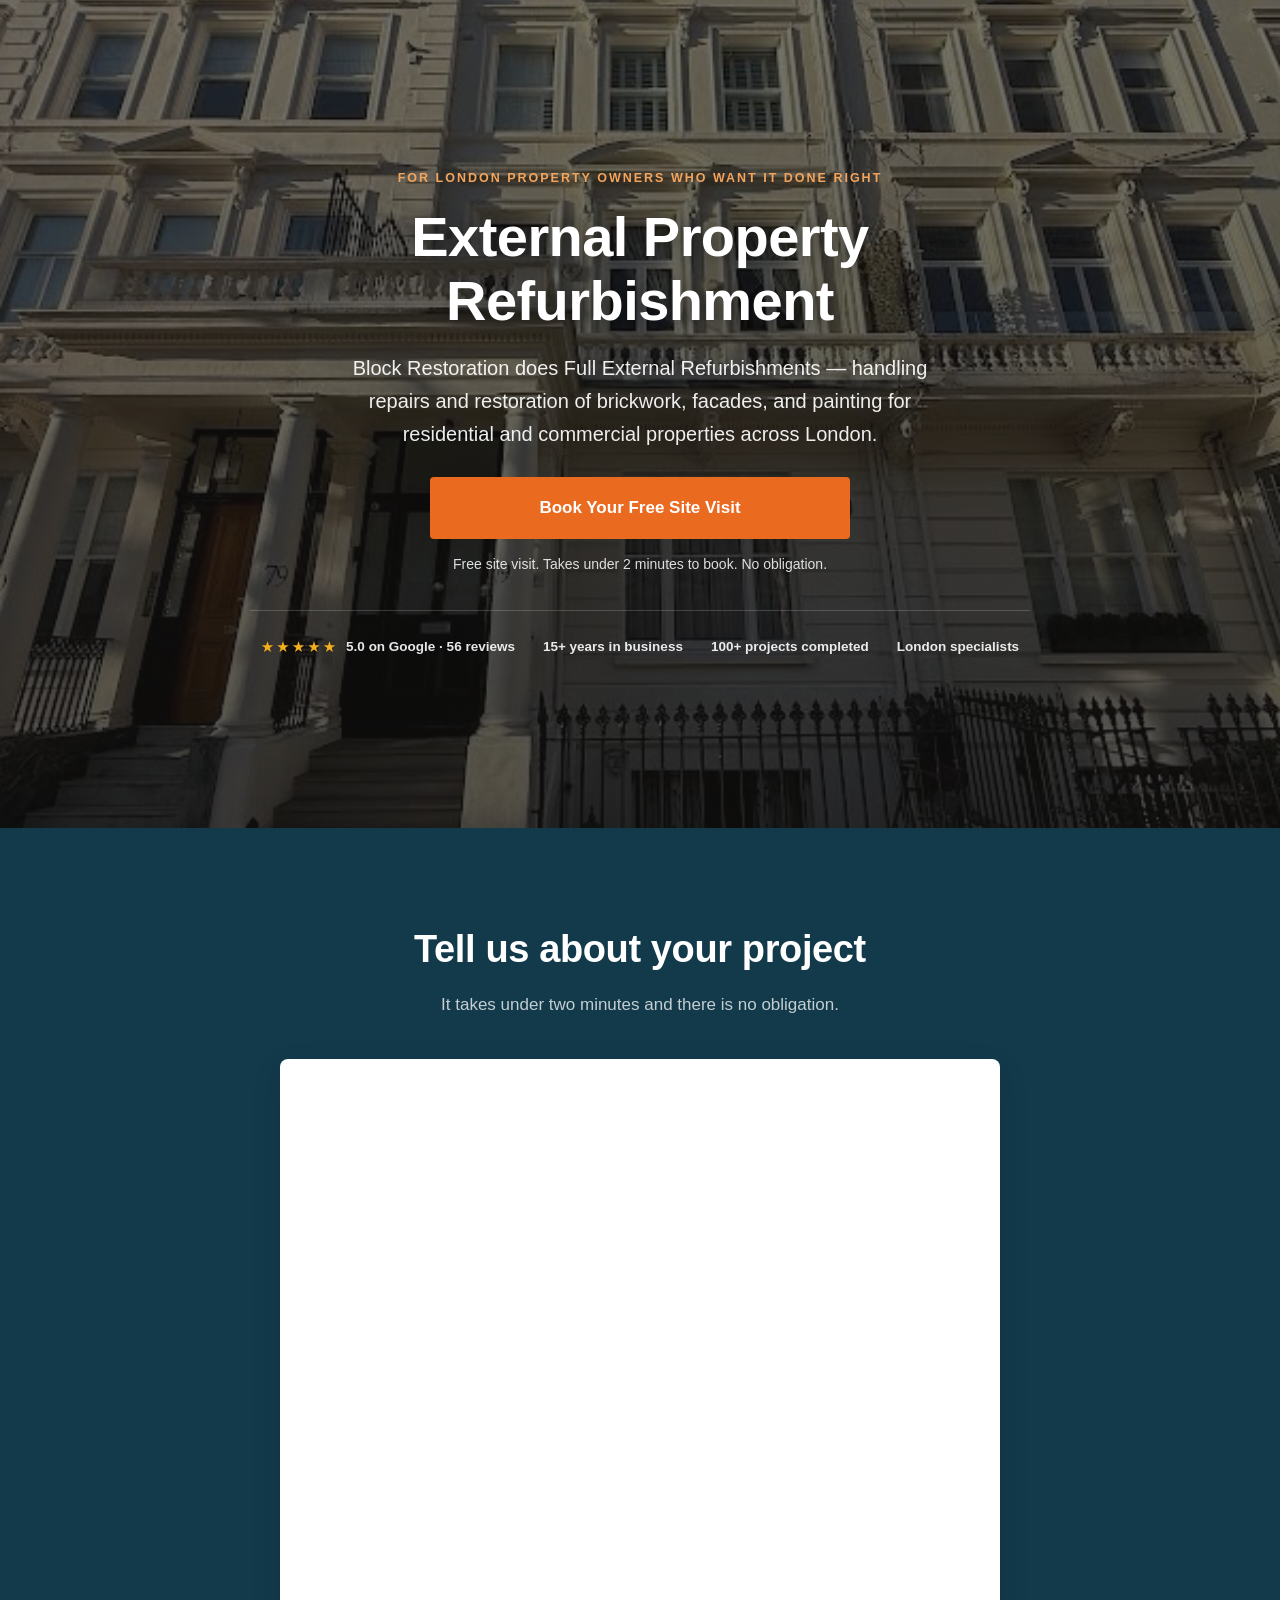
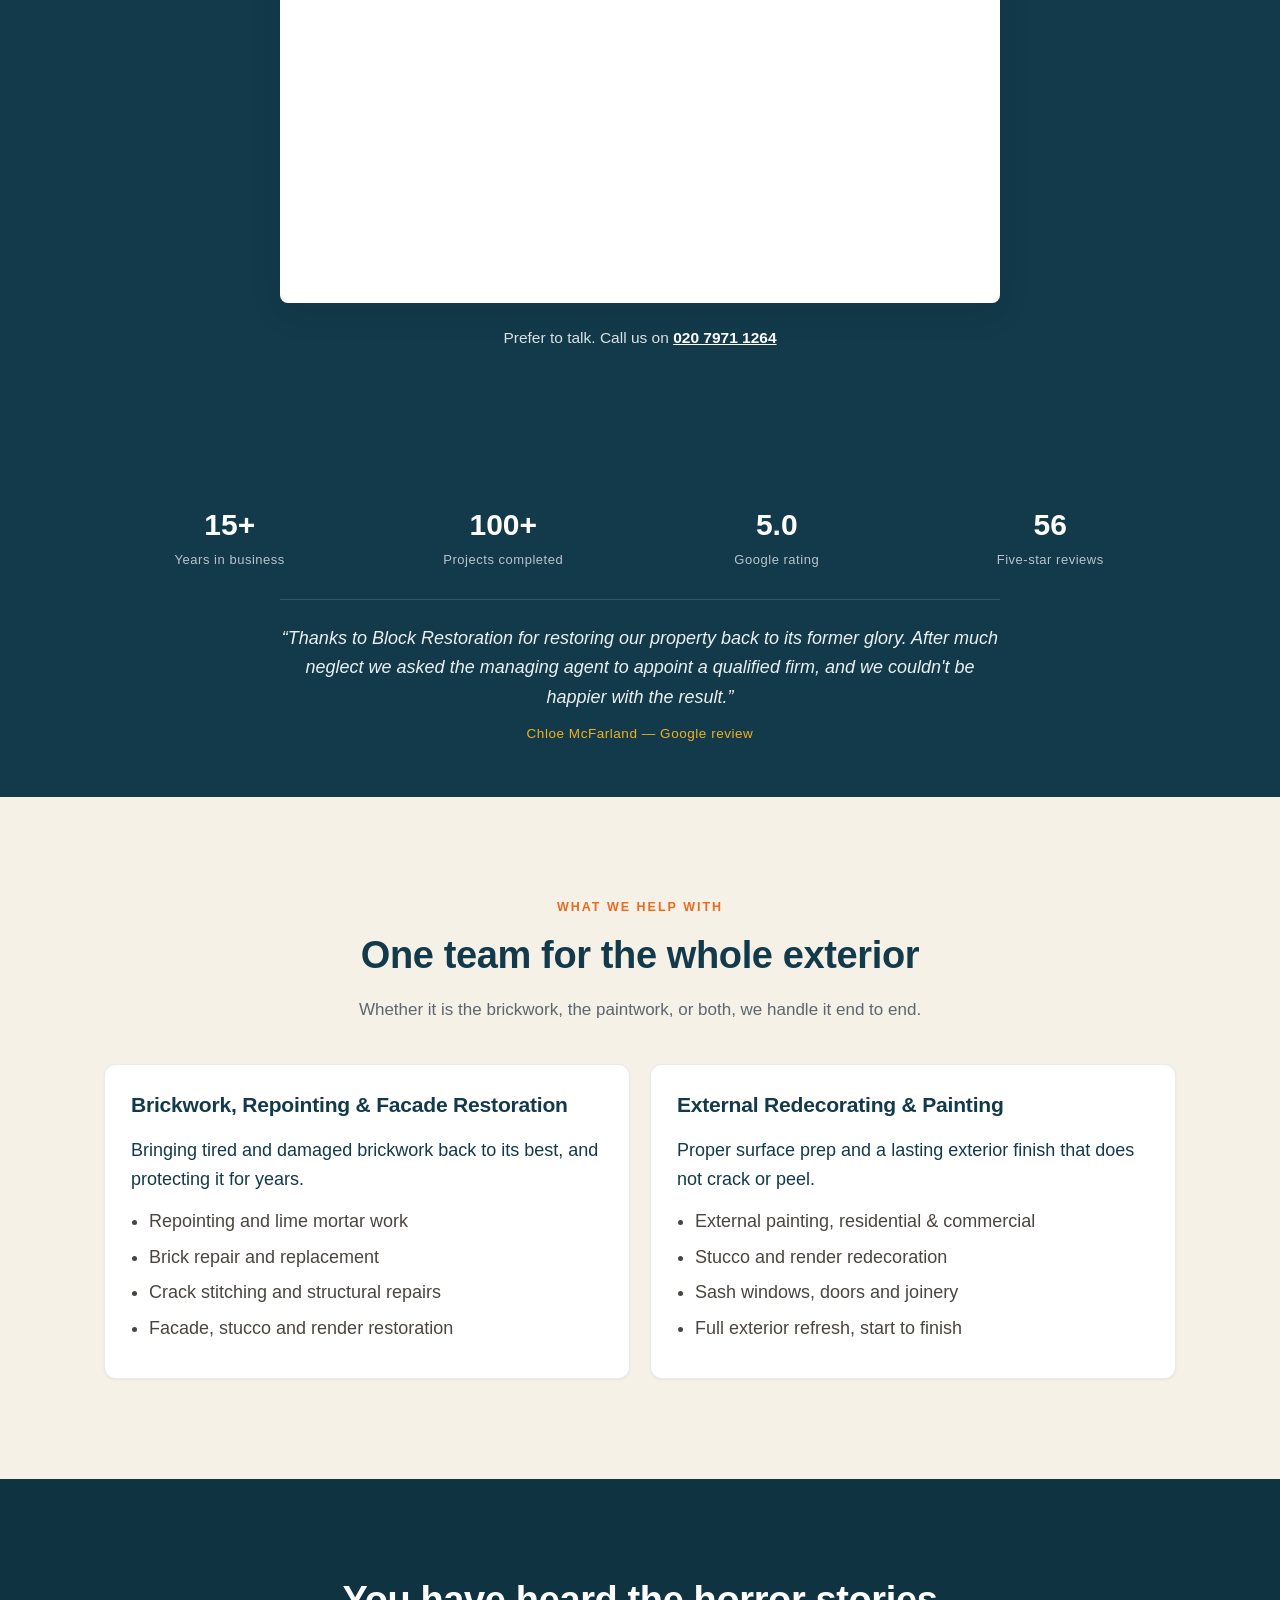
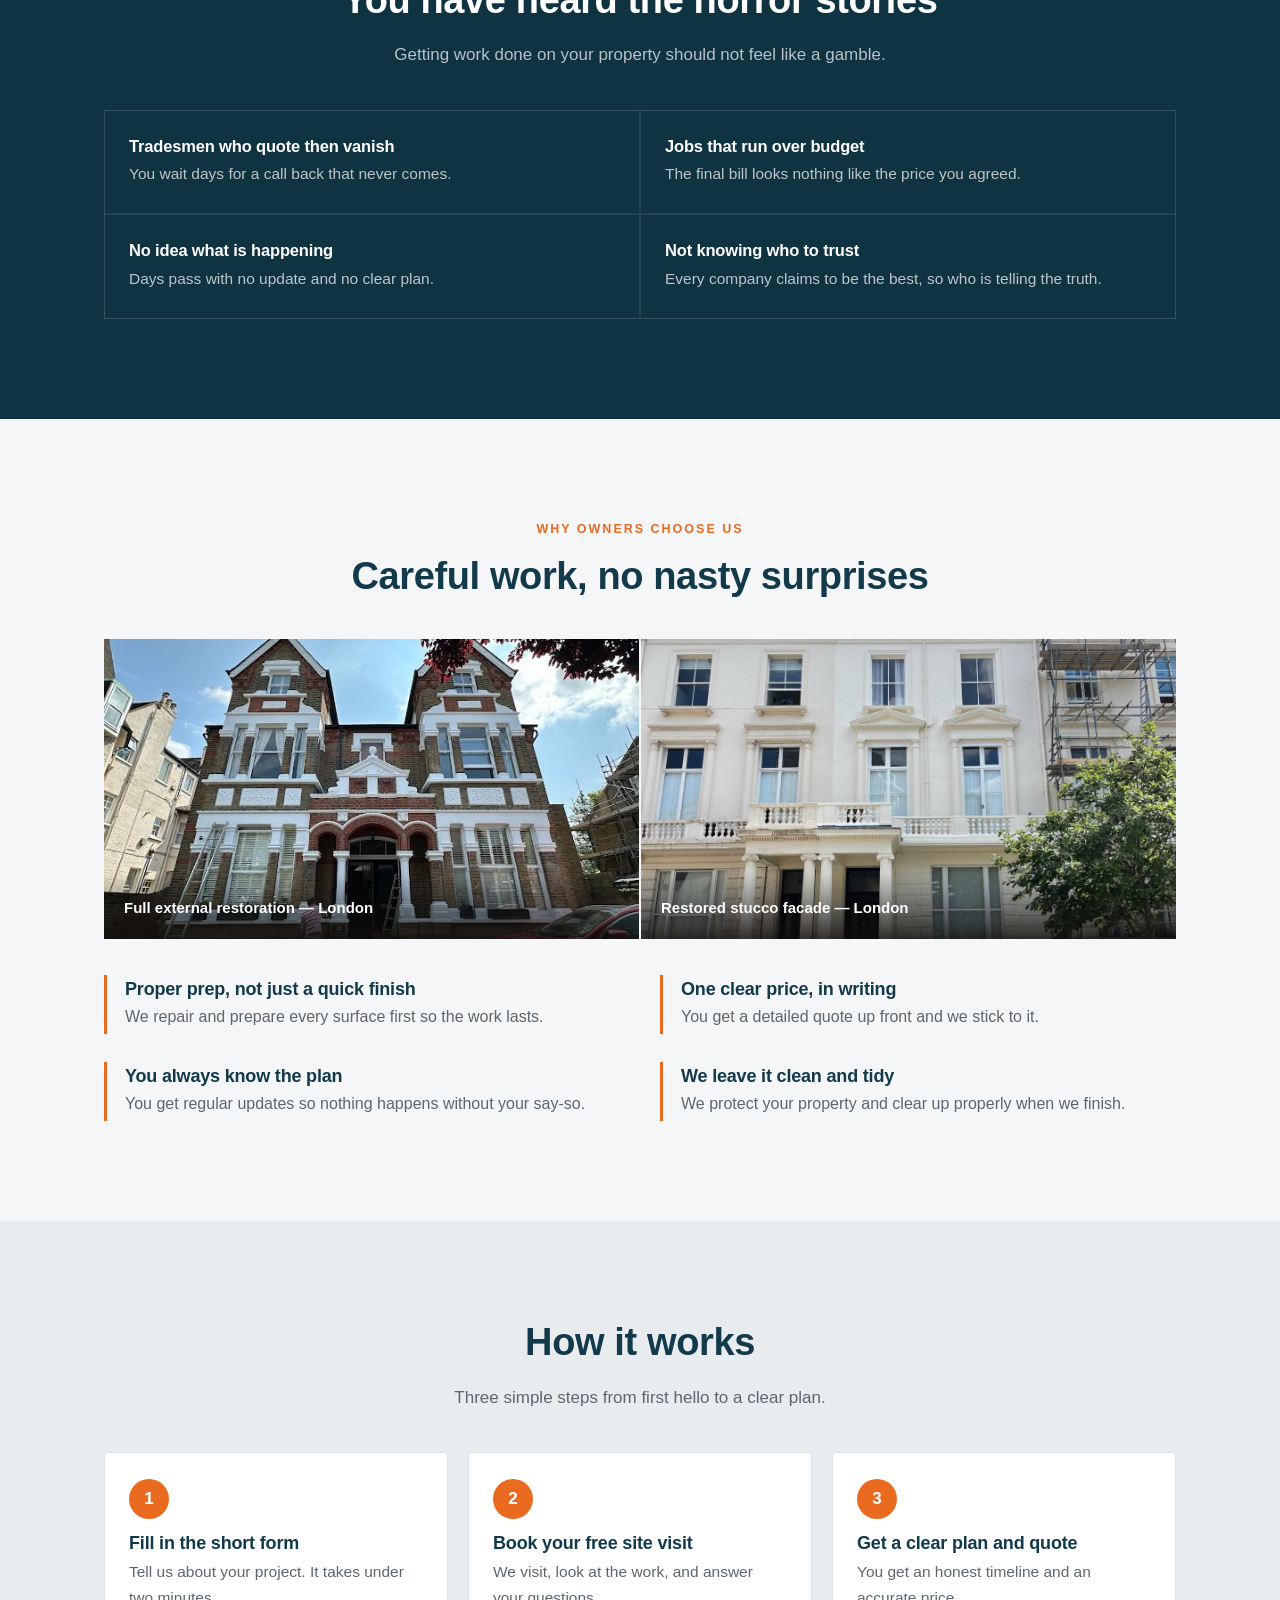
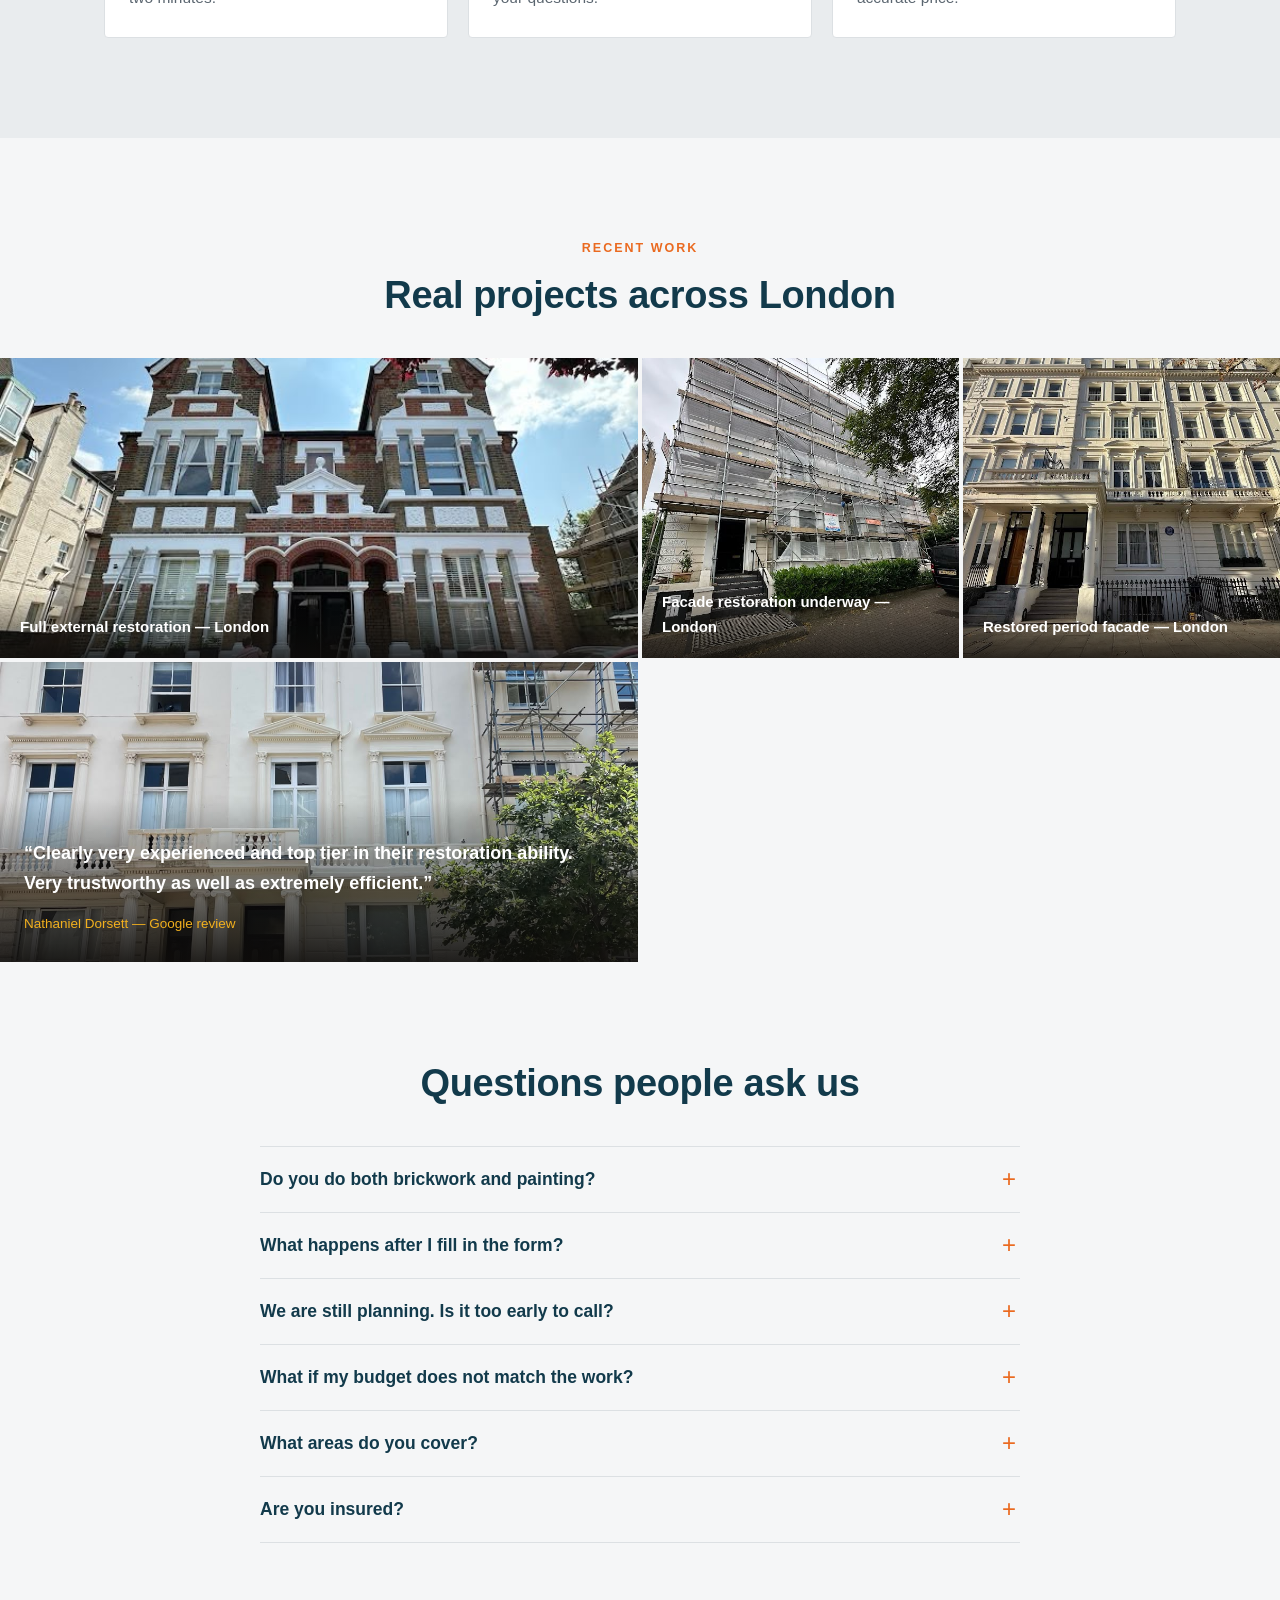
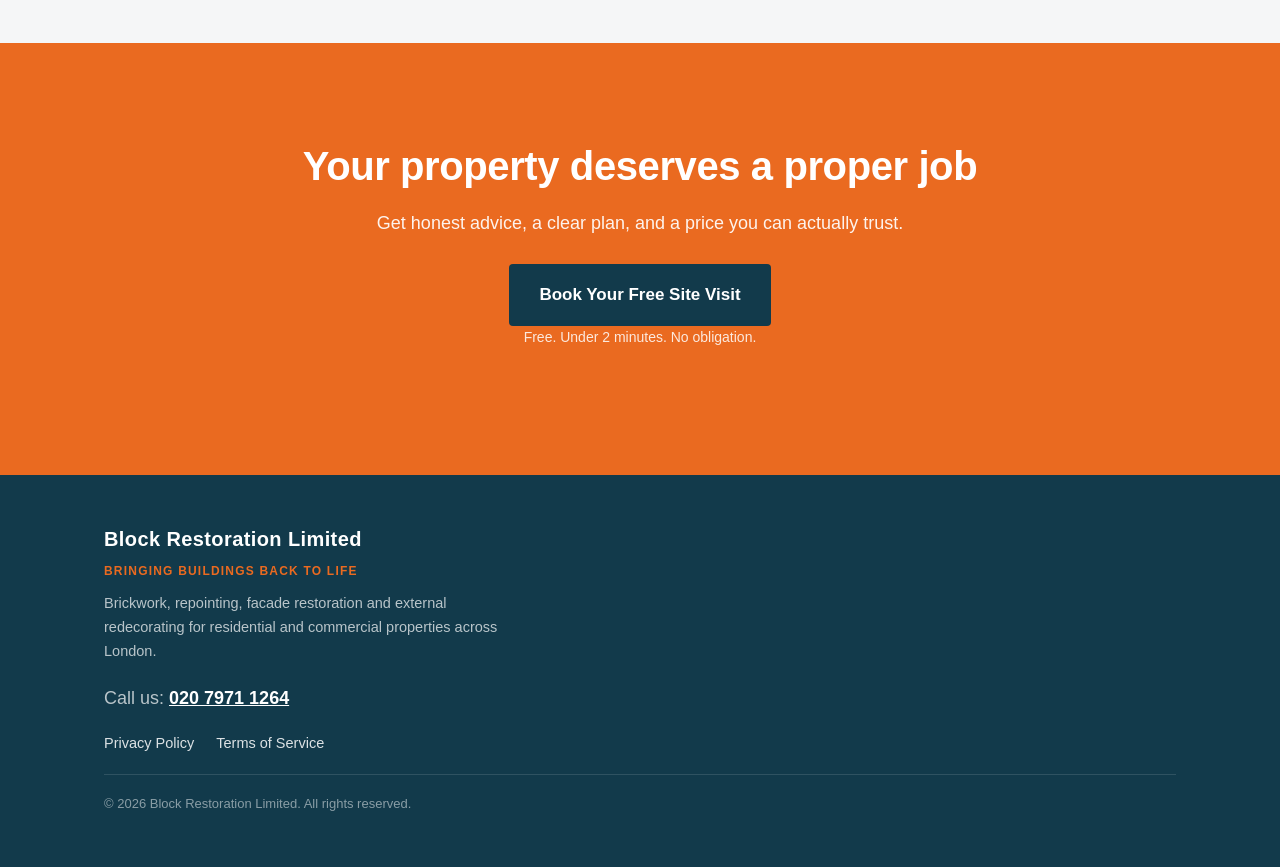
<file: index.html>
<!DOCTYPE html>
<html lang="en-GB">
<head>
  <meta charset="UTF-8" />
  <meta name="viewport" content="width=device-width, initial-scale=1" />
  <title>Brick, Facade & External Restoration in London | Block Restoration</title>
  <meta name="description" content="Repointing, brickwork and facade restoration plus external redecorating and painting for residential and commercial properties across London. Book a free site visit with Block Restoration." />
  <link rel="canonical" href="https://quote.blockrestorationltd.com/" />

  <!-- TRACKING HEAD CODES GO HERE: Meta Pixel, GA4, GTM Head, TikTok, etc. -->
  <!-- Meta Pixel Code -->
  <script>
  !function(f,b,e,v,n,t,s)
  {if(f.fbq)return;n=f.fbq=function(){n.callMethod?
  n.callMethod.apply(n,arguments):n.queue.push(arguments)};
  if(!f._fbq)f._fbq=n;n.push=n;n.loaded=!0;n.version='2.0';
  n.queue=[];t=b.createElement(e);t.async=!0;
  t.src=v;s=b.getElementsByTagName(e)[0];
  s.parentNode.insertBefore(t,s)}(window, document,'script',
  'https://connect.facebook.net/en_US/fbevents.js');
  fbq('init', '2419753998549994');
  fbq('track', 'PageView');
  </script>
  <noscript><img height="1" width="1" style="display:none"
  src="https://www.facebook.com/tr?id=2419753998549994&ev=PageView&noscript=1"
  /></noscript>
  <!-- End Meta Pixel Code -->

  <!-- Google tag (gtag.js) — Google Ads AW-18330206075 -->
  <script async src="https://www.googletagmanager.com/gtag/js?id=AW-18330206075"></script>
  <script>
    window.dataLayer = window.dataLayer || [];
    function gtag(){dataLayer.push(arguments);}
    gtag('js', new Date());
    gtag('config', 'AW-18330206075');
  </script>
  <!-- Google Ads call conversion — Call (020 7971 1264) -->
  <script>
    gtag('config', 'AW-18330206075/uaXyCKaS1OAcEPv-wqRE', {
      'phone_conversion_number': '020 7971 1264'
    });
  </script>
  <!-- Google Tag Manager (HEAD) — paste GTM head snippet here when provided -->

  <link rel="preload" as="image" href="images/project-12.jpg" />
  <link rel="stylesheet" href="styles.css" />
</head>
<body>
  <!-- TRACKING BODY CODES GO HERE: GTM Body noscript, etc. -->

  <!-- ============ HERO ============ -->
  <header class="hero hero--restore">
    <div class="wrap">
      <div class="hero-inner">
        <p class="eyebrow">For London property owners who want it done right</p>
        <h1>External Property Refurbishment</h1>
        <p class="lead">Block Restoration does Full External Refurbishments — handling repairs and restoration of brickwork, facades, and painting for residential and commercial properties across London.</p>
        <div class="cta-row">
          <a href="#form" class="btn" data-cta>Book Your Free Site Visit</a>
        </div>
        <p class="friction">Free site visit. Takes under 2 minutes to book. No obligation.</p>

        <div class="trust-strip">
          <span class="trust-item"><span class="stars" aria-hidden="true">★★★★★</span> 5.0 on Google · 56 reviews</span>
          <span class="trust-item">15+ years in business</span>
          <span class="trust-item">100+ projects completed</span>
          <span class="trust-item">London specialists</span>
        </div>
      </div>
    </div>
  </header>

  <!-- ============ FORM / SURVEY (directly below hero) ============ -->
  <section class="form-sec" id="form" aria-label="Book your free site visit">
    <div class="wrap">
      <div class="section-head center">
        <h2>Tell us about your project</h2>
        <p class="subline">It takes under two minutes and there is no obligation.</p>
      </div>
      <div class="form-card">
        <!--
          UTM HANDLING: script.js appends captured UTM values to the iframe src below
          so they arrive with the submission. If this form does not read query params,
          add hidden fields inside the GoHighLevel form builder named:
          utm_source, utm_medium, utm_campaign, utm_content, utm_term, gclid, fbclid, ttclid, msclkid
          REDIRECT: set this form's "On submit" redirect to thank-you.html inside GoHighLevel.
        -->
        <div class="form-loading">
          <span><strong>Loading the booking form…</strong>If it does not appear, call us on <a href="tel:+442079711264">020 7971 1264</a>.</span>
        </div>
        <iframe
          src="https://api.leadconnectorhq.com/widget/form/zlzcQL6mHJpsbs6JtcN0"
          style="width:100%;height:820px;border:none;border-radius:8px"
          id="inline-zlzcQL6mHJpsbs6JtcN0-restore"
          data-layout="{'id':'INLINE'}"
          data-trigger-type="alwaysShow"
          data-trigger-value=""
          data-activation-type="alwaysActivated"
          data-activation-value=""
          data-deactivation-type="neverDeactivate"
          data-deactivation-value=""
          data-form-name="External Restoration"
          data-height="786"
          data-layout-iframe-id="inline-zlzcQL6mHJpsbs6JtcN0-restore"
          data-form-id="zlzcQL6mHJpsbs6JtcN0"
          title="External Restoration">
        </iframe>
        <noscript>
          <div class="form-fallback">Please enable JavaScript, or call us on <strong>020 7971 1264</strong> to book your free site visit.</div>
        </noscript>
      </div>
      <p class="form-alt">Prefer to talk. Call us on <a href="tel:+442079711264">020 7971 1264</a></p>
    </div>
  </section>

  <!-- ============ SOCIAL PROOF STRIP ============ -->
  <section class="proof-strip" aria-label="Social proof">
    <div class="wrap">
      <div class="proof-grid">
        <div><div class="num">15+</div><div class="lbl">Years in business</div></div>
        <div><div class="num">100+</div><div class="lbl">Projects completed</div></div>
        <div><div class="num">5.0</div><div class="lbl">Google rating</div></div>
        <div><div class="num">56</div><div class="lbl">Five-star reviews</div></div>
      </div>
      <!-- Real verified Google review -->
      <p class="proof-quote">
        “Thanks to Block Restoration for restoring our property back to its former glory. After much neglect we asked the managing agent to appoint a qualified firm, and we couldn't be happier with the result.”
        <cite>Chloe McFarland — Google review</cite>
      </p>
    </div>
  </section>

  <!-- ============ SERVICES (unified — both service lines) ============ -->
  <section class="services" aria-label="What we do">
    <div class="wrap">
      <div class="section-head center">
        <p class="eyebrow">What we help with</p>
        <h2>One team for the whole exterior</h2>
        <p class="subline">Whether it is the brickwork, the paintwork, or both, we handle it end to end.</p>
      </div>
      <div class="svc-grid">
        <div class="svc">
          <h3>Brickwork, Repointing &amp; Facade Restoration</h3>
          <p>Bringing tired and damaged brickwork back to its best, and protecting it for years.</p>
          <ul>
            <li>Repointing and lime mortar work</li>
            <li>Brick repair and replacement</li>
            <li>Crack stitching and structural repairs</li>
            <li>Facade, stucco and render restoration</li>
          </ul>
        </div>
        <div class="svc">
          <h3>External Redecorating &amp; Painting</h3>
          <p>Proper surface prep and a lasting exterior finish that does not crack or peel.</p>
          <ul>
            <li>External painting, residential &amp; commercial</li>
            <li>Stucco and render redecoration</li>
            <li>Sash windows, doors and joinery</li>
            <li>Full exterior refresh, start to finish</li>
          </ul>
        </div>
      </div>
    </div>
  </section>

  <!-- ============ PROBLEM ============ -->
  <section class="problem" aria-label="Common problems">
    <div class="wrap">
      <div class="section-head center">
        <h2>You have heard the horror stories</h2>
        <p class="subline">Getting work done on your property should not feel like a gamble.</p>
      </div>
      <div class="pain-grid">
        <div class="pain">
          <h3>Tradesmen who quote then vanish</h3>
          <p>You wait days for a call back that never comes.</p>
        </div>
        <div class="pain">
          <h3>Jobs that run over budget</h3>
          <p>The final bill looks nothing like the price you agreed.</p>
        </div>
        <div class="pain">
          <h3>No idea what is happening</h3>
          <p>Days pass with no update and no clear plan.</p>
        </div>
        <div class="pain">
          <h3>Not knowing who to trust</h3>
          <p>Every company claims to be the best, so who is telling the truth.</p>
        </div>
      </div>
    </div>
  </section>

  <!-- ============ MECHANISM ============ -->
  <section class="mech" aria-label="Why Block Restoration">
    <div class="wrap">
      <div class="section-head center">
        <p class="eyebrow">Why owners choose us</p>
        <h2>Careful work, no nasty surprises</h2>
      </div>
      <div class="mech-media">
        <div class="img" style="background-image:url('images/project-9.jpg')" role="img" aria-label="External restoration of a period villa in London">
          <div class="caption">Full external restoration — London</div>
        </div>
        <div class="img" style="background-image:url('images/project-10.jpg')" role="img" aria-label="Restored stucco terrace facade in London">
          <div class="caption">Restored stucco facade — London</div>
        </div>
      </div>
      <div class="mech-points">
        <div class="mech-point">
          <h3>Proper prep, not just a quick finish</h3>
          <p>We repair and prepare every surface first so the work lasts.</p>
        </div>
        <div class="mech-point">
          <h3>One clear price, in writing</h3>
          <p>You get a detailed quote up front and we stick to it.</p>
        </div>
        <div class="mech-point">
          <h3>You always know the plan</h3>
          <p>You get regular updates so nothing happens without your say-so.</p>
        </div>
        <div class="mech-point">
          <h3>We leave it clean and tidy</h3>
          <p>We protect your property and clear up properly when we finish.</p>
        </div>
      </div>
    </div>
  </section>

  <!-- ============ HOW IT WORKS ============ -->
  <section class="how" aria-label="How it works">
    <div class="wrap">
      <div class="section-head center">
        <h2>How it works</h2>
        <p class="subline">Three simple steps from first hello to a clear plan.</p>
      </div>
      <div class="steps">
        <div class="step">
          <div class="n">1</div>
          <h3>Fill in the short form</h3>
          <p>Tell us about your project. It takes under two minutes.</p>
        </div>
        <div class="step">
          <div class="n">2</div>
          <h3>Book your free site visit</h3>
          <p>We visit, look at the work, and answer your questions.</p>
        </div>
        <div class="step">
          <div class="n">3</div>
          <h3>Get a clear plan and quote</h3>
          <p>You get an honest timeline and an accurate price.</p>
        </div>
      </div>
    </div>
  </section>

  <!-- ============ PROOF GALLERY ============ -->
  <section aria-label="Recent projects" style="padding-bottom:0;">
    <div class="wrap">
      <div class="section-head center">
        <p class="eyebrow">Recent work</p>
        <h2>Real projects across London</h2>
      </div>
    </div>
    <div class="gallery">
      <div class="img wide" style="background-image:url('images/project-9.jpg')" role="img" aria-label="External restoration of a period villa in London">
        <div class="caption">Full external restoration — London</div>
      </div>
      <div class="img" style="background-image:url('images/project-11.jpg')" role="img" aria-label="Facade restoration works underway on a London building">
        <div class="caption">Facade restoration underway — London</div>
      </div>
      <div class="img" style="background-image:url('images/project-12.jpg')" role="img" aria-label="Restored period stucco terrace in London">
        <div class="caption">Restored period facade — London</div>
      </div>
      <!-- Testimonial overlaid on a real project image (no grey cards) -->
      <div class="img testi-over" style="background-image:url('images/project-10.jpg')" role="img" aria-label="Restored stucco terrace in London">
        <div class="t-inner">
          <!-- Real verified Google review -->
          <blockquote>“Clearly very experienced and top tier in their restoration ability. Very trustworthy as well as extremely efficient.”</blockquote>
          <cite>Nathaniel Dorsett — Google review</cite>
        </div>
      </div>
    </div>
  </section>

  <!-- ============ FAQ ============ -->
  <section aria-label="Frequently asked questions">
    <div class="wrap">
      <div class="section-head center">
        <h2>Questions people ask us</h2>
      </div>
      <div class="faq-list">
        <div class="faq-item">
          <button class="faq-q" aria-expanded="false">Do you do both brickwork and painting?</button>
          <div class="faq-a"><p>Yes. We handle the whole exterior — repointing, brickwork and facade restoration, plus external redecorating and painting — so you only need one team.</p></div>
        </div>
        <div class="faq-item">
          <button class="faq-q" aria-expanded="false">What happens after I fill in the form?</button>
          <div class="faq-a"><p>One of our team calls you to learn about your project and book a free site visit at a time that suits you.</p></div>
        </div>
        <div class="faq-item">
          <button class="faq-q" aria-expanded="false">We are still planning. Is it too early to call?</button>
          <div class="faq-a"><p>No. Early is the best time to get honest advice and a realistic price before you make any decisions.</p></div>
        </div>
        <div class="faq-item">
          <button class="faq-q" aria-expanded="false">What if my budget does not match the work?</button>
          <div class="faq-a"><p>We will tell you plainly and help you find the best way to phase or prioritise the work.</p></div>
        </div>
        <div class="faq-item">
          <button class="faq-q" aria-expanded="false">What areas do you cover?</button>
          <div class="faq-a"><p>We cover London and the surrounding areas, including Maida Vale, St John's Wood, Kensington, Fulham, Notting Hill, Hampstead and Highgate.</p></div>
        </div>
        <div class="faq-item">
          <button class="faq-q" aria-expanded="false">Are you insured?</button>
          <div class="faq-a"><p>Yes. We are fully insured and we stand behind the work we do.</p></div>
        </div>
      </div>
    </div>
  </section>

  <!-- ============ FINAL CTA ============ -->
  <section class="final" aria-label="Book now">
    <div class="wrap">
      <h2>Your property deserves a proper job</h2>
      <p>Get honest advice, a clear plan, and a price you can actually trust.</p>
      <a href="#form" class="btn" data-cta>Book Your Free Site Visit</a>
      <p class="friction">Free. Under 2 minutes. No obligation.</p>
    </div>
  </section>

  <!-- ============ FOOTER ============ -->
  <footer>
    <div class="wrap">
      <div class="f-brand">Block Restoration Limited</div>
      <p class="f-tag">Bringing Buildings Back To Life</p>
      <p class="f-desc">Brickwork, repointing, facade restoration and external redecorating for residential and commercial properties across London.</p>
      <p>Call us: <a class="f-phone" href="tel:+442079711264">020 7971 1264</a></p>
      <div class="f-links">
        <a href="privacy.html">Privacy Policy</a>
        <a href="terms.html">Terms of Service</a>
      </div>
      <p class="f-copy">© <span id="year">2026</span> Block Restoration Limited. All rights reserved.</p>
    </div>
  </footer>

  <!-- ============ STICKY MOBILE CTA ============ -->
  <div class="sticky-cta" id="stickyCta" aria-hidden="true">
    <a href="#form" class="btn" data-cta>Book Your Free Site Visit</a>
    <a href="tel:+442079711264" class="btn btn-call" aria-label="Call Block Restoration"><svg xmlns="http://www.w3.org/2000/svg" width="20" height="20" viewBox="0 0 24 24" fill="none" stroke="currentColor" stroke-width="2" stroke-linecap="round" stroke-linejoin="round" aria-hidden="true"><path d="M22 16.92v3a2 2 0 0 1-2.18 2 19.79 19.79 0 0 1-8.63-3.07 19.5 19.5 0 0 1-6-6 19.79 19.79 0 0 1-3.07-8.67A2 2 0 0 1 4.11 2h3a2 2 0 0 1 2 1.72c.127.96.361 1.903.7 2.81a2 2 0 0 1-.45 2.11L8.09 9.91a16 16 0 0 0 6 6l1.27-1.27a2 2 0 0 1 2.11-.45c.907.339 1.85.573 2.81.7A2 2 0 0 1 22 16.92z"/></svg></a>
  </div>

  <script src="script.js" defer></script>
  <!-- GoHighLevel form embed script -->
  <script src="https://link.msgsndr.com/js/form_embed.js" defer></script>
</body>
</html>
</file>
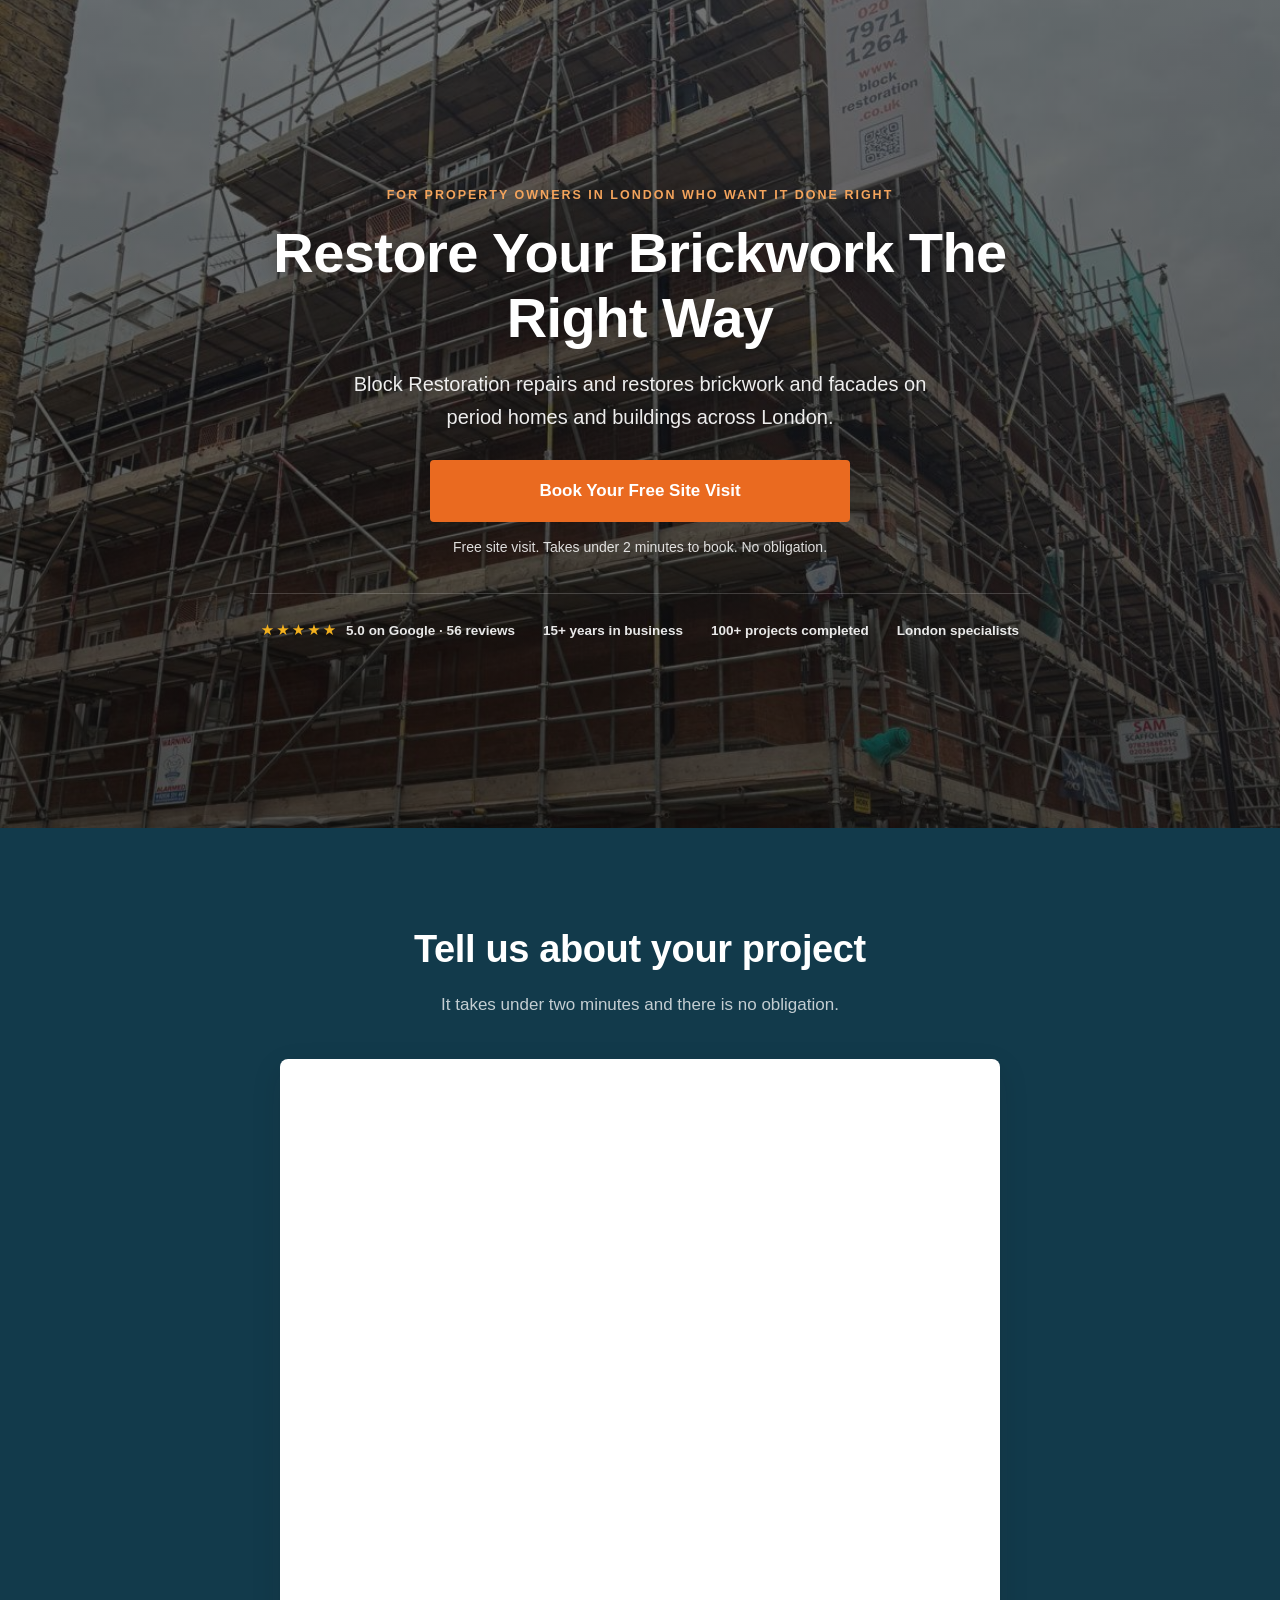
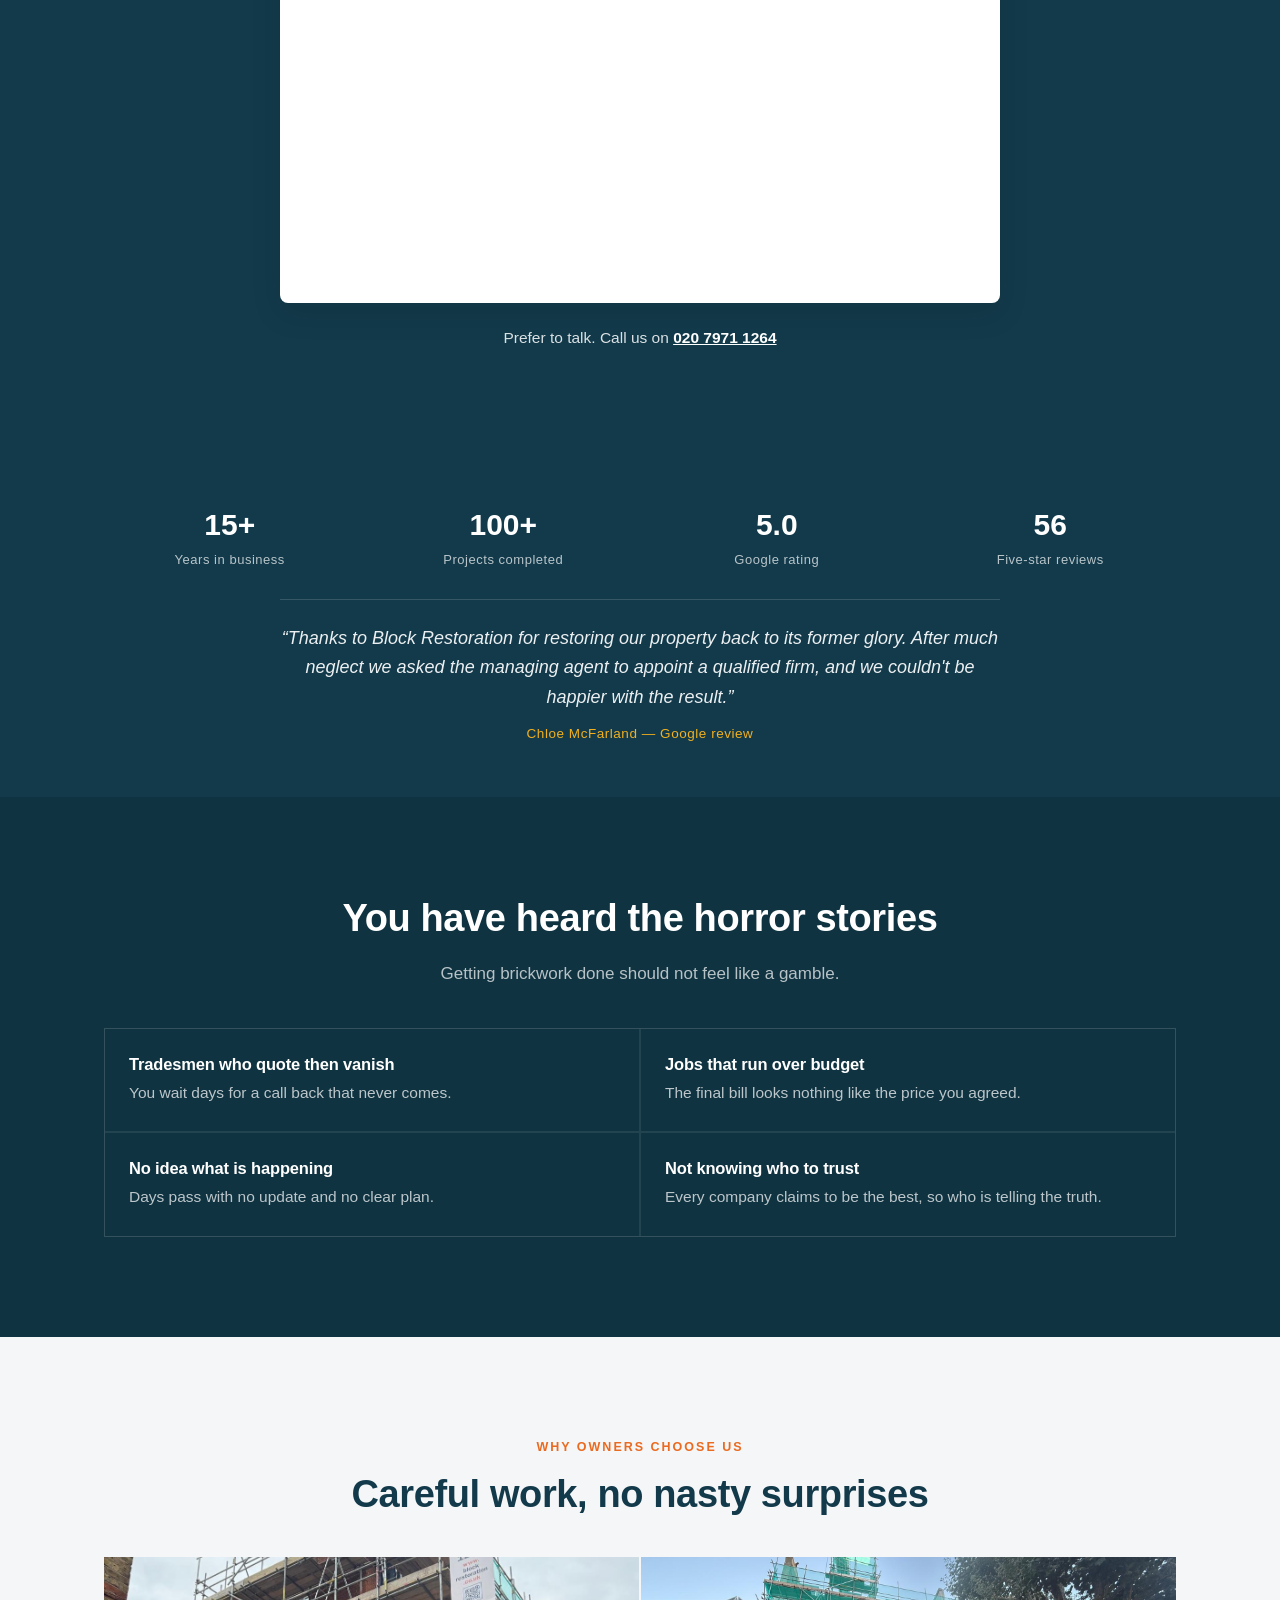
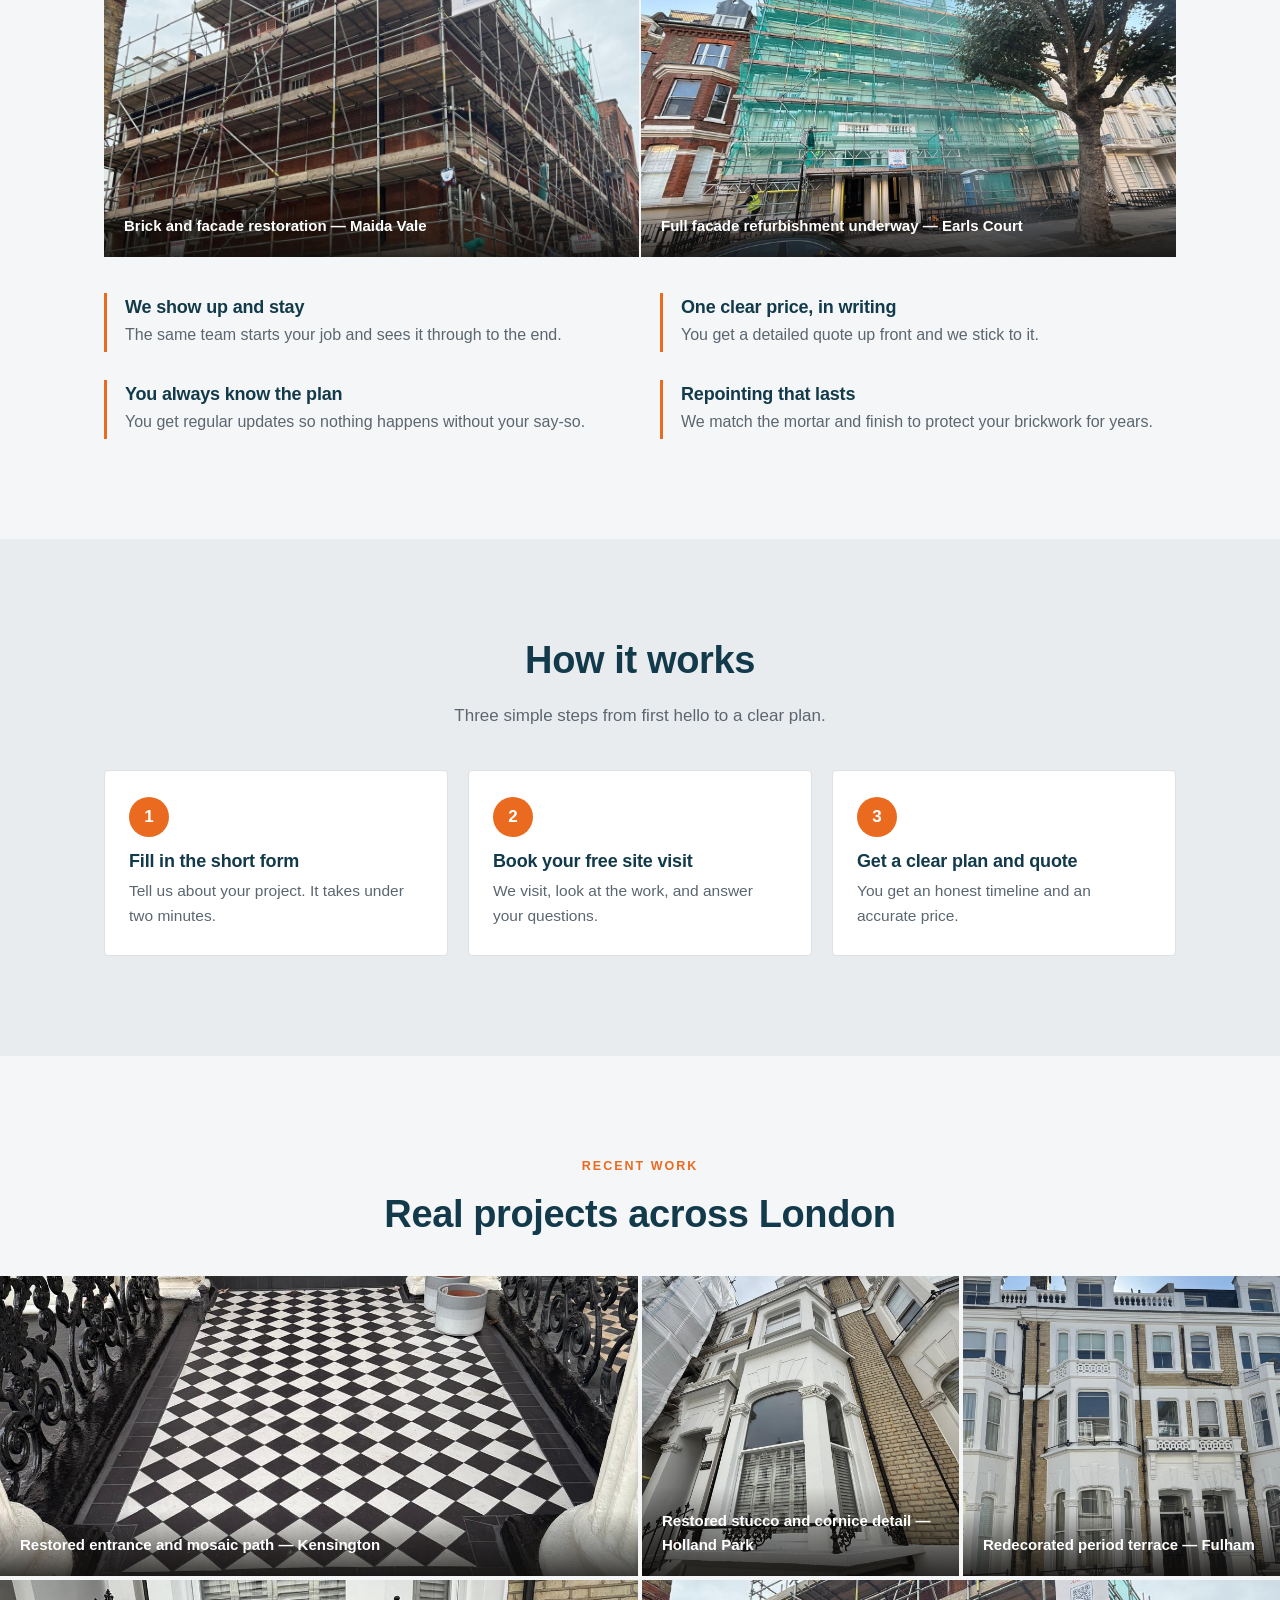
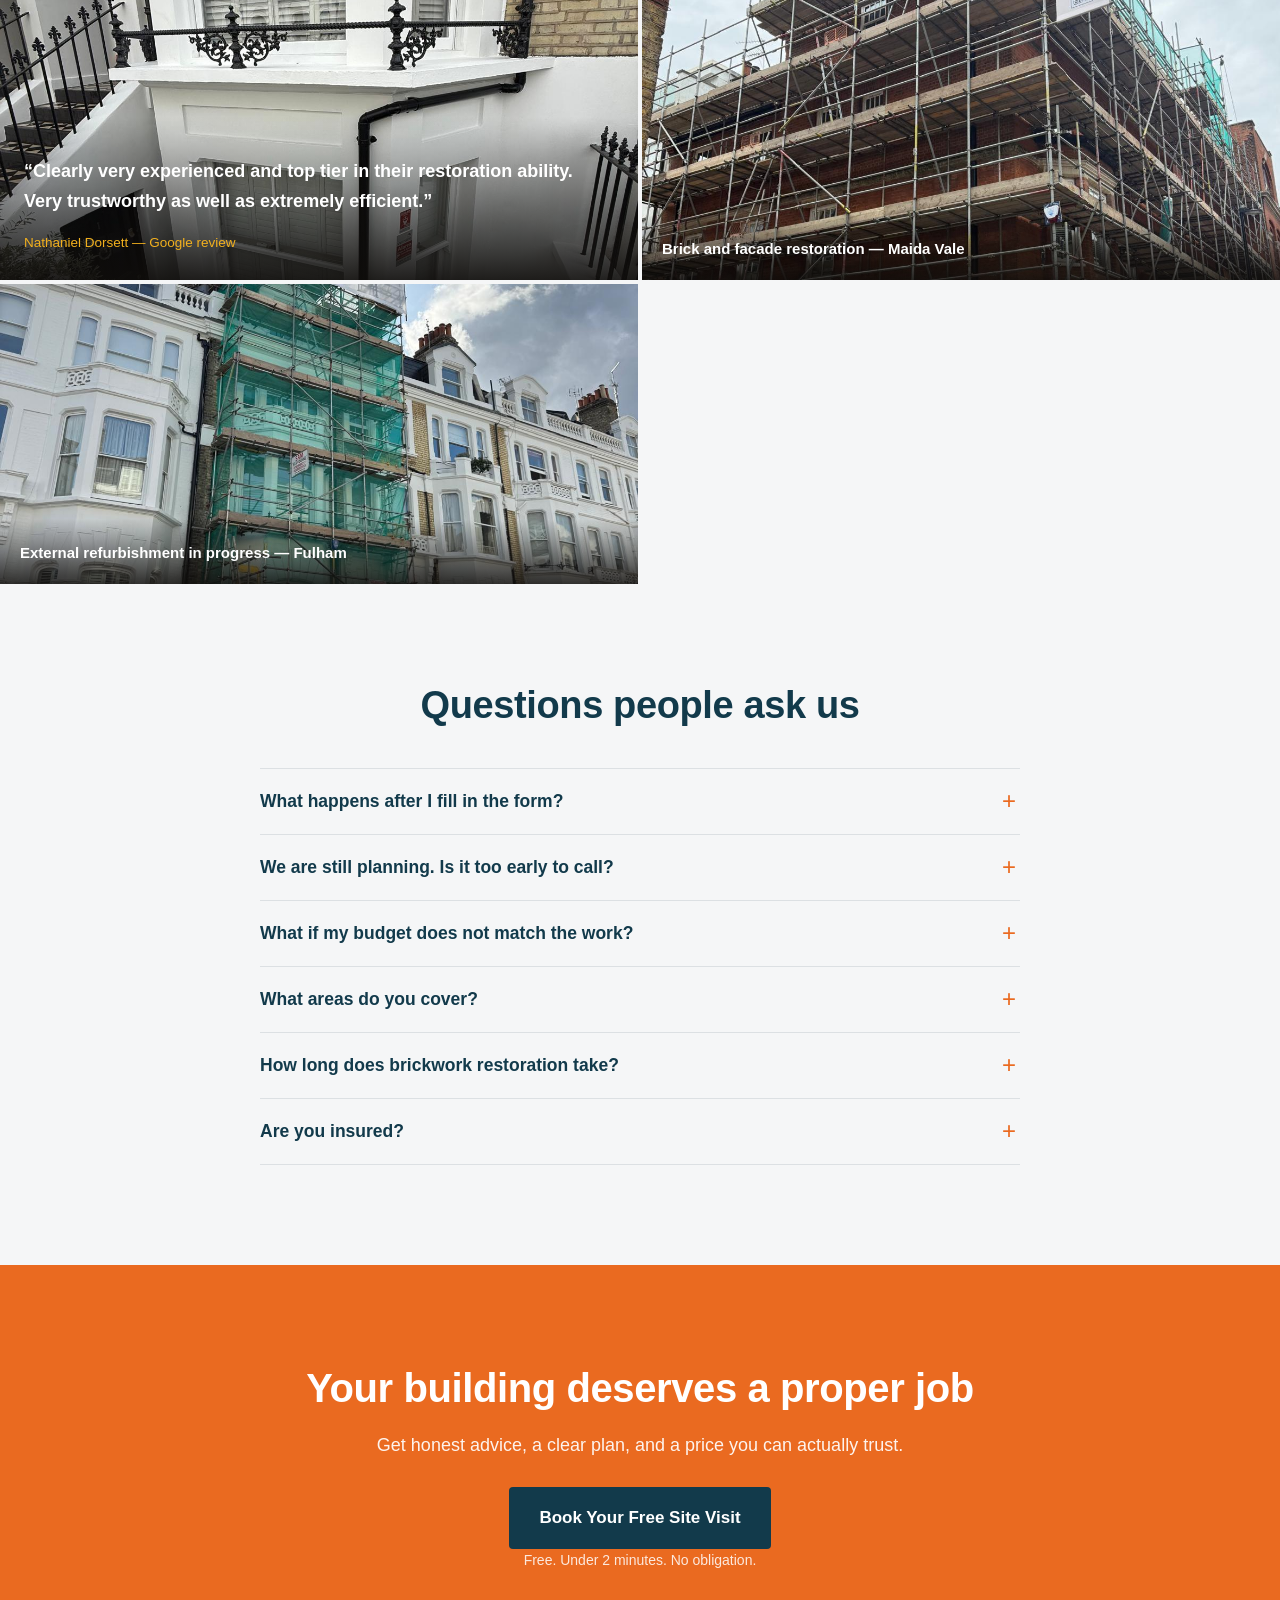
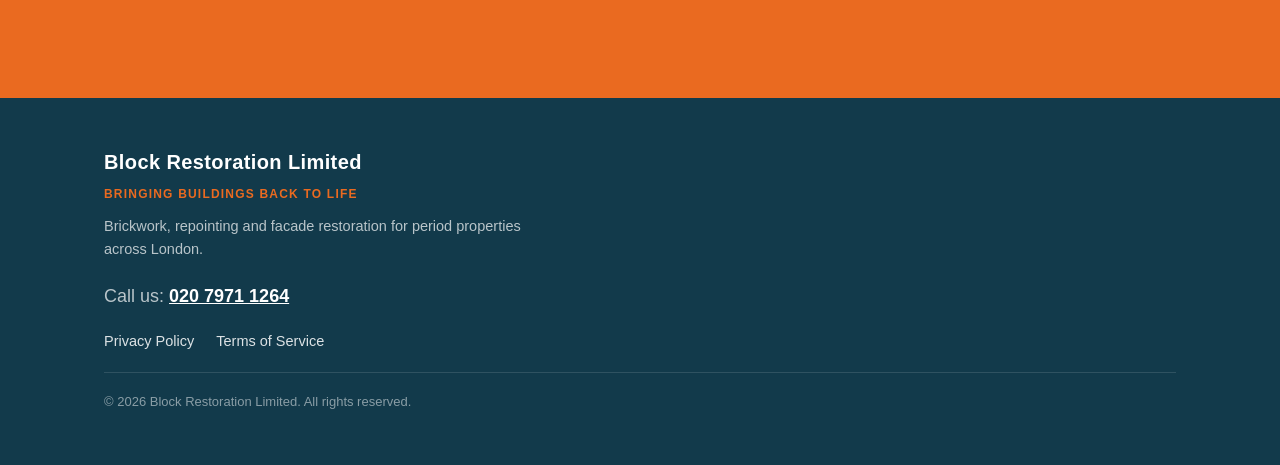
<file: Brickwork.html>
<!DOCTYPE html>
<html lang="en-GB">
<head>
  <meta charset="UTF-8" />
  <meta name="viewport" content="width=device-width, initial-scale=1" />
  <title>Brickwork & Repointing Restoration in London | Block Restoration</title>
  <meta name="description" content="Repointing, brickwork repair and facade restoration for period homes and buildings across London. Book a free site visit with Block Restoration." />

  <!-- TRACKING HEAD CODES GO HERE: Meta Pixel, GA4, GTM Head, TikTok, etc. -->
  <!-- Google tag (gtag.js) — Google Ads AW-18330206075 -->
  <script async src="https://www.googletagmanager.com/gtag/js?id=AW-18330206075"></script>
  <script>
    window.dataLayer = window.dataLayer || [];
    function gtag(){dataLayer.push(arguments);}
    gtag('js', new Date());
    gtag('config', 'AW-18330206075');
  </script>
  <!-- Google Ads call conversion — Call (020 7971 1264) -->
  <script>
    gtag('config', 'AW-18330206075/uaXyCKaS1OAcEPv-wqRE', {
      'phone_conversion_number': '020 7971 1264'
    });
  </script>
  <!-- Google Tag Manager (HEAD) — paste GTM head snippet here when provided -->

  <link rel="preload" as="image" href="images/project-5.jpg" />
  <link rel="stylesheet" href="styles.css" />
</head>
<body>
  <!-- TRACKING BODY CODES GO HERE: GTM Body noscript, etc. -->

  <!-- ============ HERO ============ -->
  <header class="hero hero--brick">
    <div class="wrap">
      <div class="hero-inner">
        <p class="eyebrow">For property owners in London who want it done right</p>
        <h1>Restore Your Brickwork The Right Way</h1>
        <p class="lead">Block Restoration repairs and restores brickwork and facades on period homes and buildings across London.</p>
        <div class="cta-row">
          <a href="#form" class="btn" data-cta>Book Your Free Site Visit</a>
        </div>
        <p class="friction">Free site visit. Takes under 2 minutes to book. No obligation.</p>

        <div class="trust-strip">
          <span class="trust-item"><span class="stars" aria-hidden="true">★★★★★</span> 5.0 on Google · 56 reviews</span>
          <span class="trust-item">15+ years in business</span>
          <span class="trust-item">100+ projects completed</span>
          <span class="trust-item">London specialists</span>
        </div>
      </div>
    </div>
  </header>

  <!-- ============ FORM / SURVEY (directly below hero) ============ -->
  <section class="form-sec" id="form" aria-label="Book your free site visit">
    <div class="wrap">
      <div class="section-head center">
        <h2>Tell us about your project</h2>
        <p class="subline">It takes under two minutes and there is no obligation.</p>
      </div>
      <div class="form-card">
        <!--
          UTM HANDLING: script.js appends captured UTM values to the iframe src below
          so they arrive with the submission. If this form does not read query params,
          add hidden fields inside the GoHighLevel form builder named:
          utm_source, utm_medium, utm_campaign, utm_content, utm_term, gclid, fbclid, ttclid, msclkid
          REDIRECT: set this form's "On submit" redirect to thank-you.html inside GoHighLevel.
        -->
        <div class="form-loading">
          <span><strong>Loading the booking form…</strong>If it does not appear, call us on <a href="tel:+442079711264">020 7971 1264</a>.</span>
        </div>
        <iframe
          src="https://api.leadconnectorhq.com/widget/form/zlzcQL6mHJpsbs6JtcN0"
          style="width:100%;height:820px;border:none;border-radius:8px"
          id="inline-zlzcQL6mHJpsbs6JtcN0"
          data-layout="{'id':'INLINE'}"
          data-trigger-type="alwaysShow"
          data-trigger-value=""
          data-activation-type="alwaysActivated"
          data-activation-value=""
          data-deactivation-type="neverDeactivate"
          data-deactivation-value=""
          data-form-name="Brickwork & Repointing"
          data-height="786"
          data-layout-iframe-id="inline-zlzcQL6mHJpsbs6JtcN0"
          data-form-id="zlzcQL6mHJpsbs6JtcN0"
          title="Brickwork & Repointing">
        </iframe>
        <noscript>
          <div class="form-fallback">Please enable JavaScript, or call us on <strong>020 7971 1264</strong> to book your free site visit.</div>
        </noscript>
      </div>
      <p class="form-alt">Prefer to talk. Call us on <a href="tel:+442079711264">020 7971 1264</a></p>
    </div>
  </section>

  <!-- ============ SOCIAL PROOF STRIP ============ -->
  <section class="proof-strip" aria-label="Social proof">
    <div class="wrap">
      <div class="proof-grid">
        <div><div class="num">15+</div><div class="lbl">Years in business</div></div>
        <div><div class="num">100+</div><div class="lbl">Projects completed</div></div>
        <div><div class="num">5.0</div><div class="lbl">Google rating</div></div>
        <div><div class="num">56</div><div class="lbl">Five-star reviews</div></div>
      </div>
      <!-- Real verified Google review -->
      <p class="proof-quote">
        “Thanks to Block Restoration for restoring our property back to its former glory. After much neglect we asked the managing agent to appoint a qualified firm, and we couldn't be happier with the result.”
        <cite>Chloe McFarland — Google review</cite>
      </p>
    </div>
  </section>

  <!-- ============ PROBLEM ============ -->
  <section class="problem" aria-label="Common problems">
    <div class="wrap">
      <div class="section-head center">
        <h2>You have heard the horror stories</h2>
        <p class="subline">Getting brickwork done should not feel like a gamble.</p>
      </div>
      <div class="pain-grid">
        <div class="pain">
          <h3>Tradesmen who quote then vanish</h3>
          <p>You wait days for a call back that never comes.</p>
        </div>
        <div class="pain">
          <h3>Jobs that run over budget</h3>
          <p>The final bill looks nothing like the price you agreed.</p>
        </div>
        <div class="pain">
          <h3>No idea what is happening</h3>
          <p>Days pass with no update and no clear plan.</p>
        </div>
        <div class="pain">
          <h3>Not knowing who to trust</h3>
          <p>Every company claims to be the best, so who is telling the truth.</p>
        </div>
      </div>
    </div>
  </section>

  <!-- ============ MECHANISM ============ -->
  <section class="mech" aria-label="Why Block Restoration">
    <div class="wrap">
      <div class="section-head center">
        <p class="eyebrow">Why owners choose us</p>
        <h2>Careful work, no nasty surprises</h2>
      </div>
      <div class="mech-media">
        <div class="img" style="background-image:url('images/project-5.jpg')" role="img" aria-label="Brick and facade restoration project in London">
          <div class="caption">Brick and facade restoration — Maida Vale</div>
        </div>
        <div class="img" style="background-image:url('images/project-3.jpg')" role="img" aria-label="Full facade refurbishment underway in London">
          <div class="caption">Full facade refurbishment underway — Earls Court</div>
        </div>
      </div>
      <div class="mech-points">
        <div class="mech-point">
          <h3>We show up and stay</h3>
          <p>The same team starts your job and sees it through to the end.</p>
        </div>
        <div class="mech-point">
          <h3>One clear price, in writing</h3>
          <p>You get a detailed quote up front and we stick to it.</p>
        </div>
        <div class="mech-point">
          <h3>You always know the plan</h3>
          <p>You get regular updates so nothing happens without your say-so.</p>
        </div>
        <div class="mech-point">
          <h3>Repointing that lasts</h3>
          <p>We match the mortar and finish to protect your brickwork for years.</p>
        </div>
      </div>
    </div>
  </section>

  <!-- ============ HOW IT WORKS ============ -->
  <section class="how" aria-label="How it works">
    <div class="wrap">
      <div class="section-head center">
        <h2>How it works</h2>
        <p class="subline">Three simple steps from first hello to a clear plan.</p>
      </div>
      <div class="steps">
        <div class="step">
          <div class="n">1</div>
          <h3>Fill in the short form</h3>
          <p>Tell us about your project. It takes under two minutes.</p>
        </div>
        <div class="step">
          <div class="n">2</div>
          <h3>Book your free site visit</h3>
          <p>We visit, look at the work, and answer your questions.</p>
        </div>
        <div class="step">
          <div class="n">3</div>
          <h3>Get a clear plan and quote</h3>
          <p>You get an honest timeline and an accurate price.</p>
        </div>
      </div>
    </div>
  </section>

  <!-- ============ PROOF GALLERY ============ -->
  <section aria-label="Recent projects" style="padding-bottom:0;">
    <div class="wrap">
      <div class="section-head center">
        <p class="eyebrow">Recent work</p>
        <h2>Real projects across London</h2>
      </div>
    </div>
    <div class="gallery">
      <div class="img wide" style="background-image:url('images/project-1.jpg')" role="img" aria-label="Restored Victorian entrance and tiled path in Kensington">
        <div class="caption">Restored entrance and mosaic path — Kensington</div>
      </div>
      <div class="img" style="background-image:url('images/project-6.jpg')" role="img" aria-label="Restored stucco and cornice detail in Holland Park">
        <div class="caption">Restored stucco and cornice detail — Holland Park</div>
      </div>
      <div class="img" style="background-image:url('images/project-7.jpg')" role="img" aria-label="Redecorated period terrace in Fulham">
        <div class="caption">Redecorated period terrace — Fulham</div>
      </div>
      <!-- Testimonial overlaid on a real project image (no grey cards) -->
      <div class="img testi-over" style="background-image:url('images/project-2.jpg')" role="img" aria-label="External redecoration project in Notting Hill">
        <div class="t-inner">
          <!-- Real verified Google review -->
          <blockquote>“Clearly very experienced and top tier in their restoration ability. Very trustworthy as well as extremely efficient.”</blockquote>
          <cite>Nathaniel Dorsett — Google review</cite>
        </div>
      </div>
      <div class="img wide" style="background-image:url('images/project-5.jpg')" role="img" aria-label="Brick and facade restoration in Maida Vale">
        <div class="caption">Brick and facade restoration — Maida Vale</div>
      </div>
      <div class="img wide" style="background-image:url('images/project-4.jpg')" role="img" aria-label="External refurbishment and redecoration in Fulham">
        <div class="caption">External refurbishment in progress — Fulham</div>
      </div>
    </div>
  </section>

  <!-- ============ FAQ ============ -->
  <section aria-label="Frequently asked questions">
    <div class="wrap">
      <div class="section-head center">
        <h2>Questions people ask us</h2>
      </div>
      <div class="faq-list">
        <div class="faq-item">
          <button class="faq-q" aria-expanded="false">What happens after I fill in the form?</button>
          <div class="faq-a"><p>One of our team calls you to learn about your project and book a free site visit at a time that suits you.</p></div>
        </div>
        <div class="faq-item">
          <button class="faq-q" aria-expanded="false">We are still planning. Is it too early to call?</button>
          <div class="faq-a"><p>No. Early is the best time to get honest advice and a realistic price before you make any decisions.</p></div>
        </div>
        <div class="faq-item">
          <button class="faq-q" aria-expanded="false">What if my budget does not match the work?</button>
          <div class="faq-a"><p>We will tell you plainly and help you find the best way to phase or prioritise the work.</p></div>
        </div>
        <div class="faq-item">
          <button class="faq-q" aria-expanded="false">What areas do you cover?</button>
          <div class="faq-a"><p>We cover London and the surrounding areas, including Maida Vale, St John's Wood, Kensington, Fulham, Notting Hill, Hampstead and Highgate.</p></div>
        </div>
        <div class="faq-item">
          <button class="faq-q" aria-expanded="false">How long does brickwork restoration take?</button>
          <div class="faq-a"><p>It depends on the building. You will get a clear, honest timeline at your free site visit.</p></div>
        </div>
        <div class="faq-item">
          <button class="faq-q" aria-expanded="false">Are you insured?</button>
          <div class="faq-a"><p>Yes. We are fully insured and we stand behind the work we do.</p></div>
        </div>
      </div>
    </div>
  </section>

  <!-- ============ FINAL CTA ============ -->
  <section class="final" aria-label="Book now">
    <div class="wrap">
      <h2>Your building deserves a proper job</h2>
      <p>Get honest advice, a clear plan, and a price you can actually trust.</p>
      <a href="#form" class="btn" data-cta>Book Your Free Site Visit</a>
      <p class="friction">Free. Under 2 minutes. No obligation.</p>
    </div>
  </section>

  <!-- ============ FOOTER ============ -->
  <footer>
    <div class="wrap">
      <div class="f-brand">Block Restoration Limited</div>
      <p class="f-tag">Bringing Buildings Back To Life</p>
      <p class="f-desc">Brickwork, repointing and facade restoration for period properties across London.</p>
      <p>Call us: <a class="f-phone" href="tel:+442079711264">020 7971 1264</a></p>
      <div class="f-links">
        <a href="privacy.html">Privacy Policy</a>
        <a href="terms.html">Terms of Service</a>
      </div>
      <p class="f-copy">© <span id="year">2026</span> Block Restoration Limited. All rights reserved.</p>
    </div>
  </footer>

  <!-- ============ STICKY MOBILE CTA ============ -->
  <div class="sticky-cta" id="stickyCta" aria-hidden="true">
    <a href="#form" class="btn" data-cta>Book Your Free Site Visit</a>
    <a href="tel:+442079711264" class="btn btn-call" aria-label="Call Block Restoration"><svg xmlns="http://www.w3.org/2000/svg" width="20" height="20" viewBox="0 0 24 24" fill="none" stroke="currentColor" stroke-width="2" stroke-linecap="round" stroke-linejoin="round" aria-hidden="true"><path d="M22 16.92v3a2 2 0 0 1-2.18 2 19.79 19.79 0 0 1-8.63-3.07 19.5 19.5 0 0 1-6-6 19.79 19.79 0 0 1-3.07-8.67A2 2 0 0 1 4.11 2h3a2 2 0 0 1 2 1.72c.127.96.361 1.903.7 2.81a2 2 0 0 1-.45 2.11L8.09 9.91a16 16 0 0 0 6 6l1.27-1.27a2 2 0 0 1 2.11-.45c.907.339 1.85.573 2.81.7A2 2 0 0 1 22 16.92z"/></svg></a>
  </div>

  <script src="script.js" defer></script>
  <!-- GoHighLevel form embed script -->
  <script src="https://link.msgsndr.com/js/form_embed.js" defer></script>
</body>
</html>
</file>
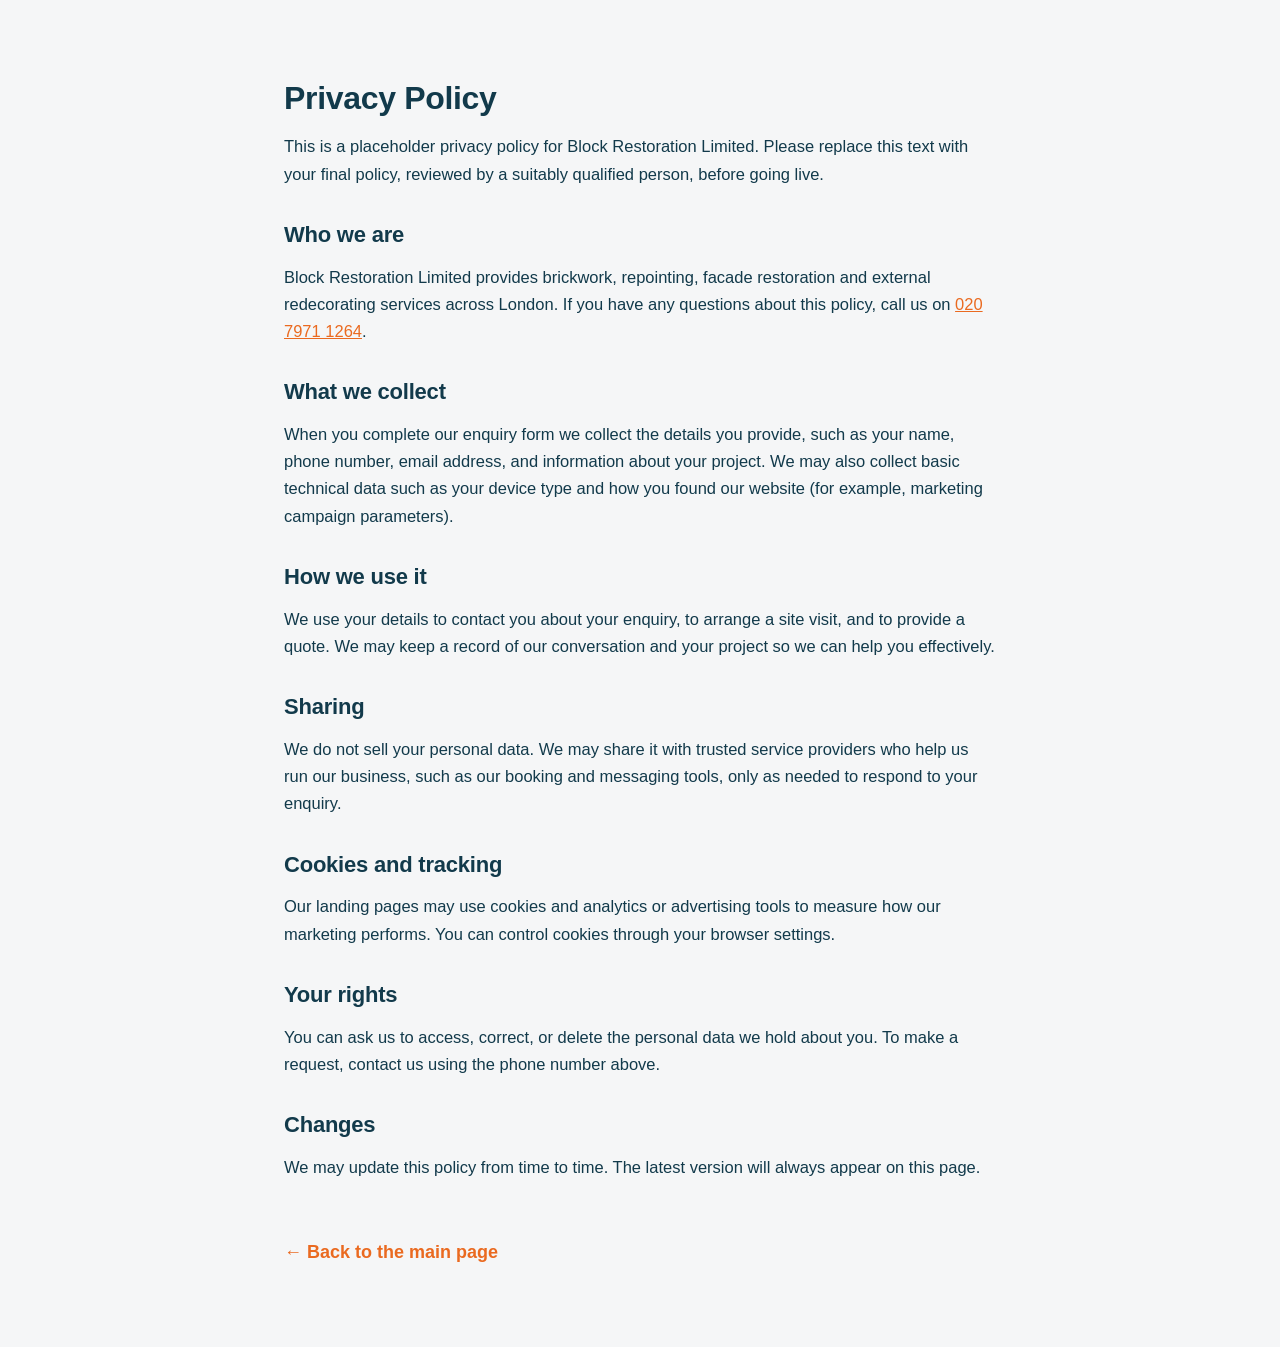
<file: privacy.html>
<!DOCTYPE html>
<html lang="en-GB">
<head>
  <meta charset="UTF-8" />
  <meta name="viewport" content="width=device-width, initial-scale=1" />
  <title>Privacy Policy | Block Restoration</title>
  <meta name="description" content="Privacy policy for Block Restoration Limited." />
  <meta name="robots" content="noindex, nofollow" />
  <!-- TRACKING HEAD CODES GO HERE: Meta Pixel, GA4, GTM Head, TikTok, etc. -->
  <!-- Google tag (gtag.js) — Google Ads AW-18330206075 -->
  <script async src="https://www.googletagmanager.com/gtag/js?id=AW-18330206075"></script>
  <script>
    window.dataLayer = window.dataLayer || [];
    function gtag(){dataLayer.push(arguments);}
    gtag('js', new Date());
    gtag('config', 'AW-18330206075');
  </script>
  <!-- Google Ads call conversion — Call (020 7971 1264) -->
  <script>
    gtag('config', 'AW-18330206075/uaXyCKaS1OAcEPv-wqRE', {
      'phone_conversion_number': '020 7971 1264'
    });
  </script>
  <link rel="stylesheet" href="styles.css" />
</head>
<body>
  <!-- TRACKING BODY CODES GO HERE: GTM Body noscript, etc. -->
  <main class="page">
    <h1>Privacy Policy</h1>
    <p>This is a placeholder privacy policy for Block Restoration Limited. Please replace this text with your final policy, reviewed by a suitably qualified person, before going live.</p>

    <h2>Who we are</h2>
    <p>Block Restoration Limited provides brickwork, repointing, facade restoration and external redecorating services across London. If you have any questions about this policy, call us on <a href="tel:+442079711264">020 7971 1264</a>.</p>

    <h2>What we collect</h2>
    <p>When you complete our enquiry form we collect the details you provide, such as your name, phone number, email address, and information about your project. We may also collect basic technical data such as your device type and how you found our website (for example, marketing campaign parameters).</p>

    <h2>How we use it</h2>
    <p>We use your details to contact you about your enquiry, to arrange a site visit, and to provide a quote. We may keep a record of our conversation and your project so we can help you effectively.</p>

    <h2>Sharing</h2>
    <p>We do not sell your personal data. We may share it with trusted service providers who help us run our business, such as our booking and messaging tools, only as needed to respond to your enquiry.</p>

    <h2>Cookies and tracking</h2>
    <p>Our landing pages may use cookies and analytics or advertising tools to measure how our marketing performs. You can control cookies through your browser settings.</p>

    <h2>Your rights</h2>
    <p>You can ask us to access, correct, or delete the personal data we hold about you. To make a request, contact us using the phone number above.</p>

    <h2>Changes</h2>
    <p>We may update this policy from time to time. The latest version will always appear on this page.</p>

    <a class="back-link" href="Brickwork.html">← Back to the main page</a>
  </main>
  <script src="script.js" defer></script>
</body>
</html>
</file>
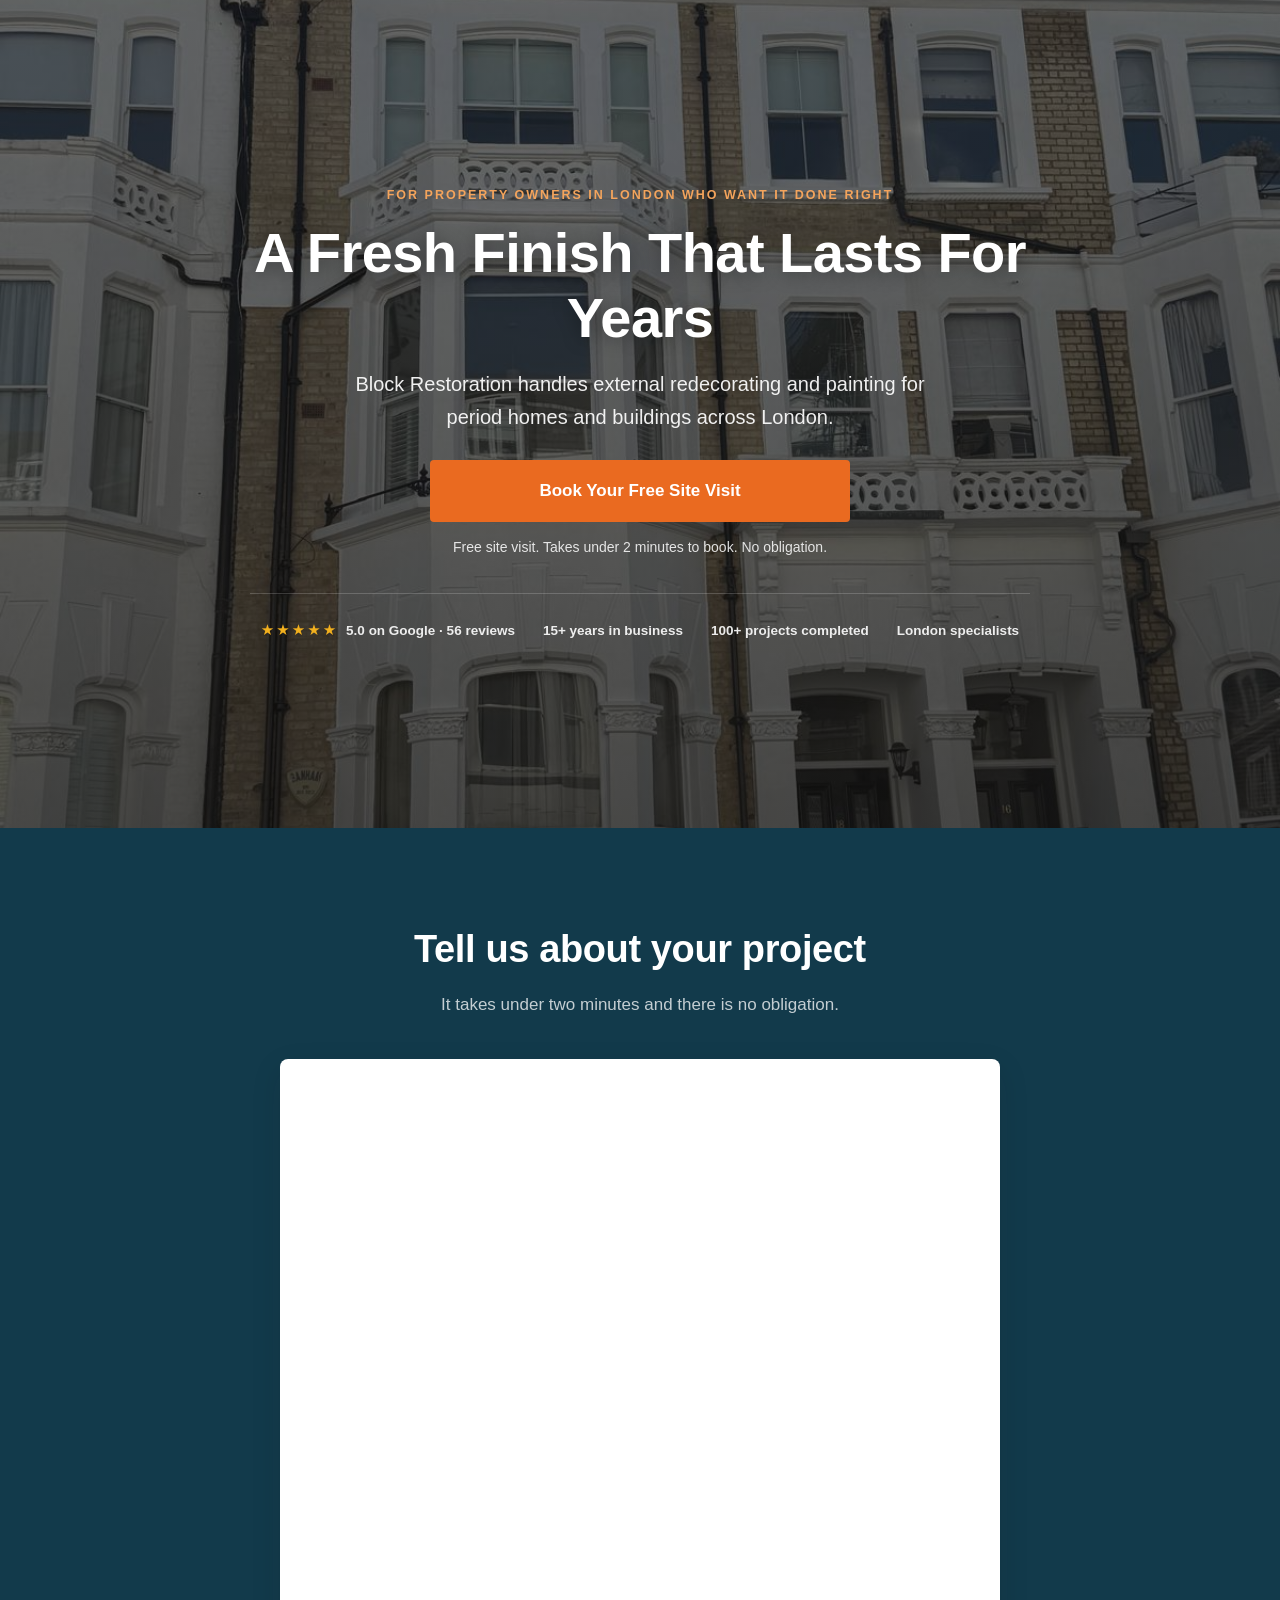
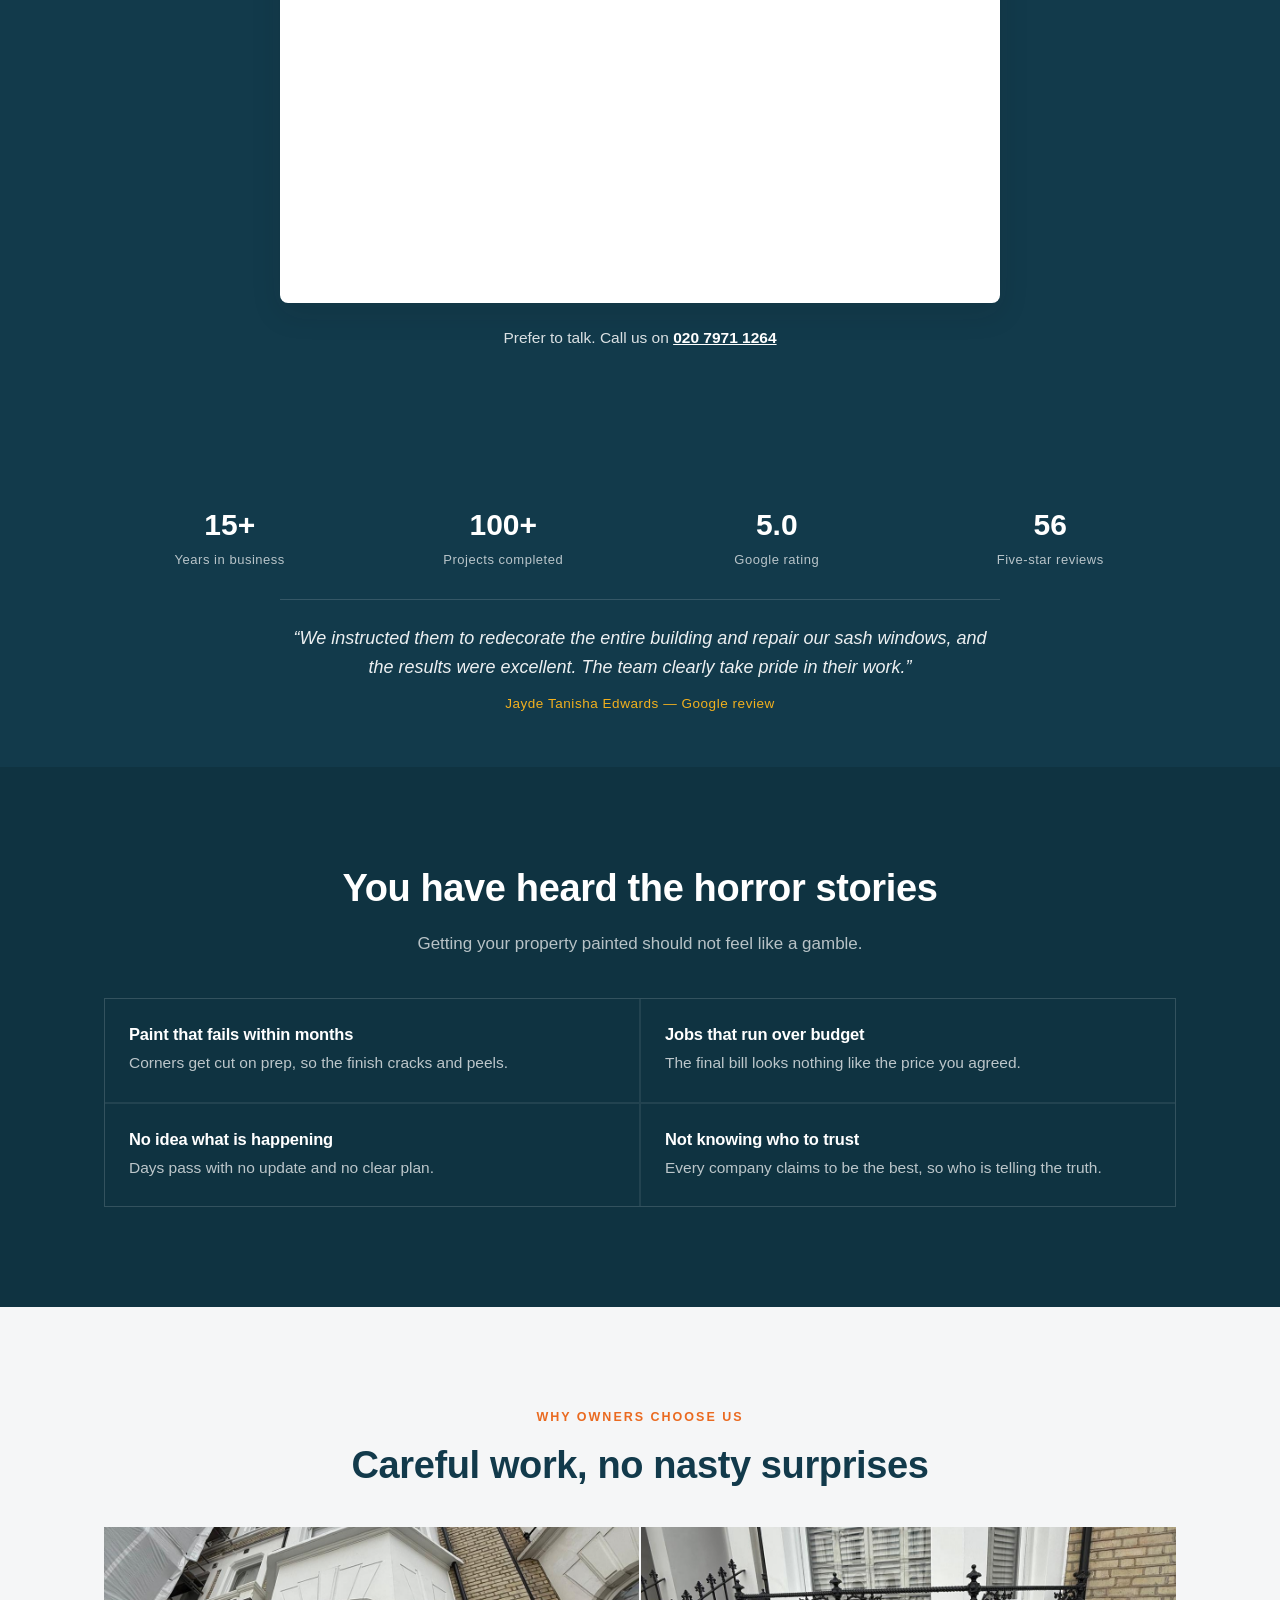
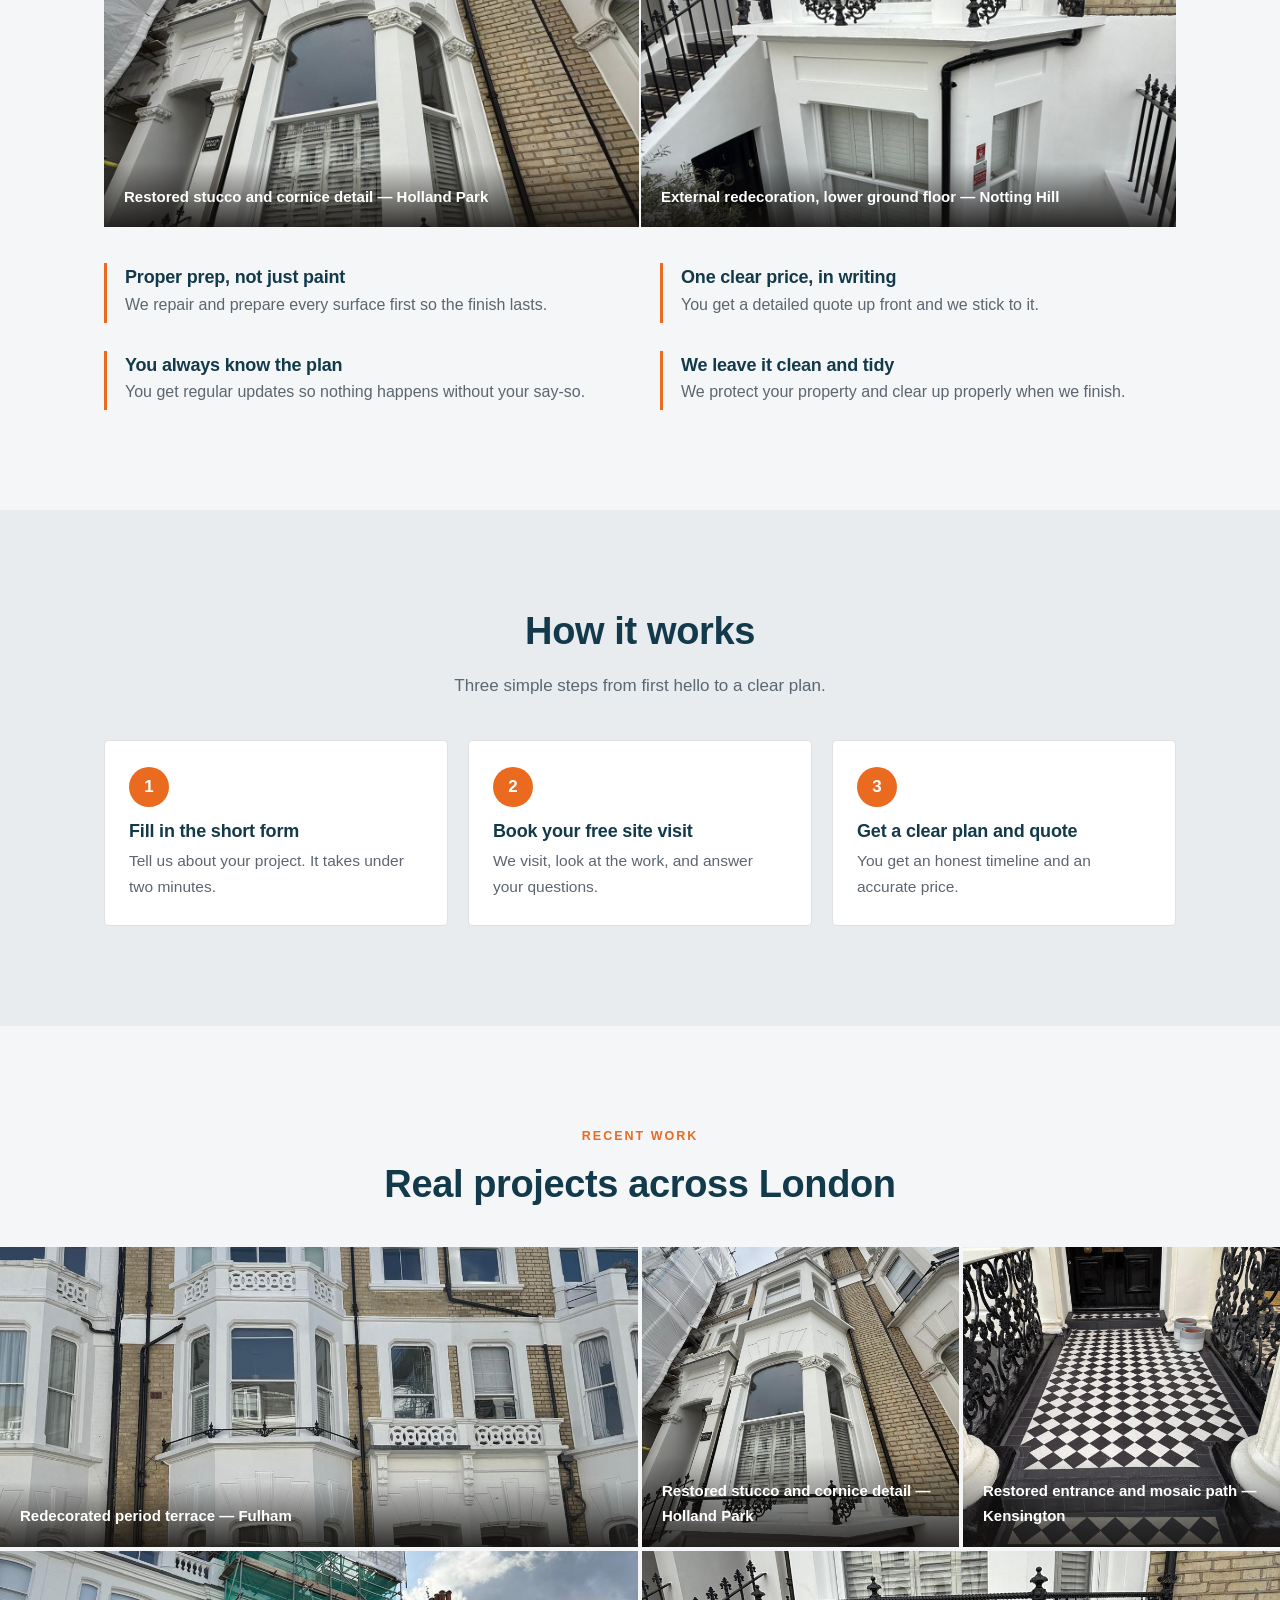
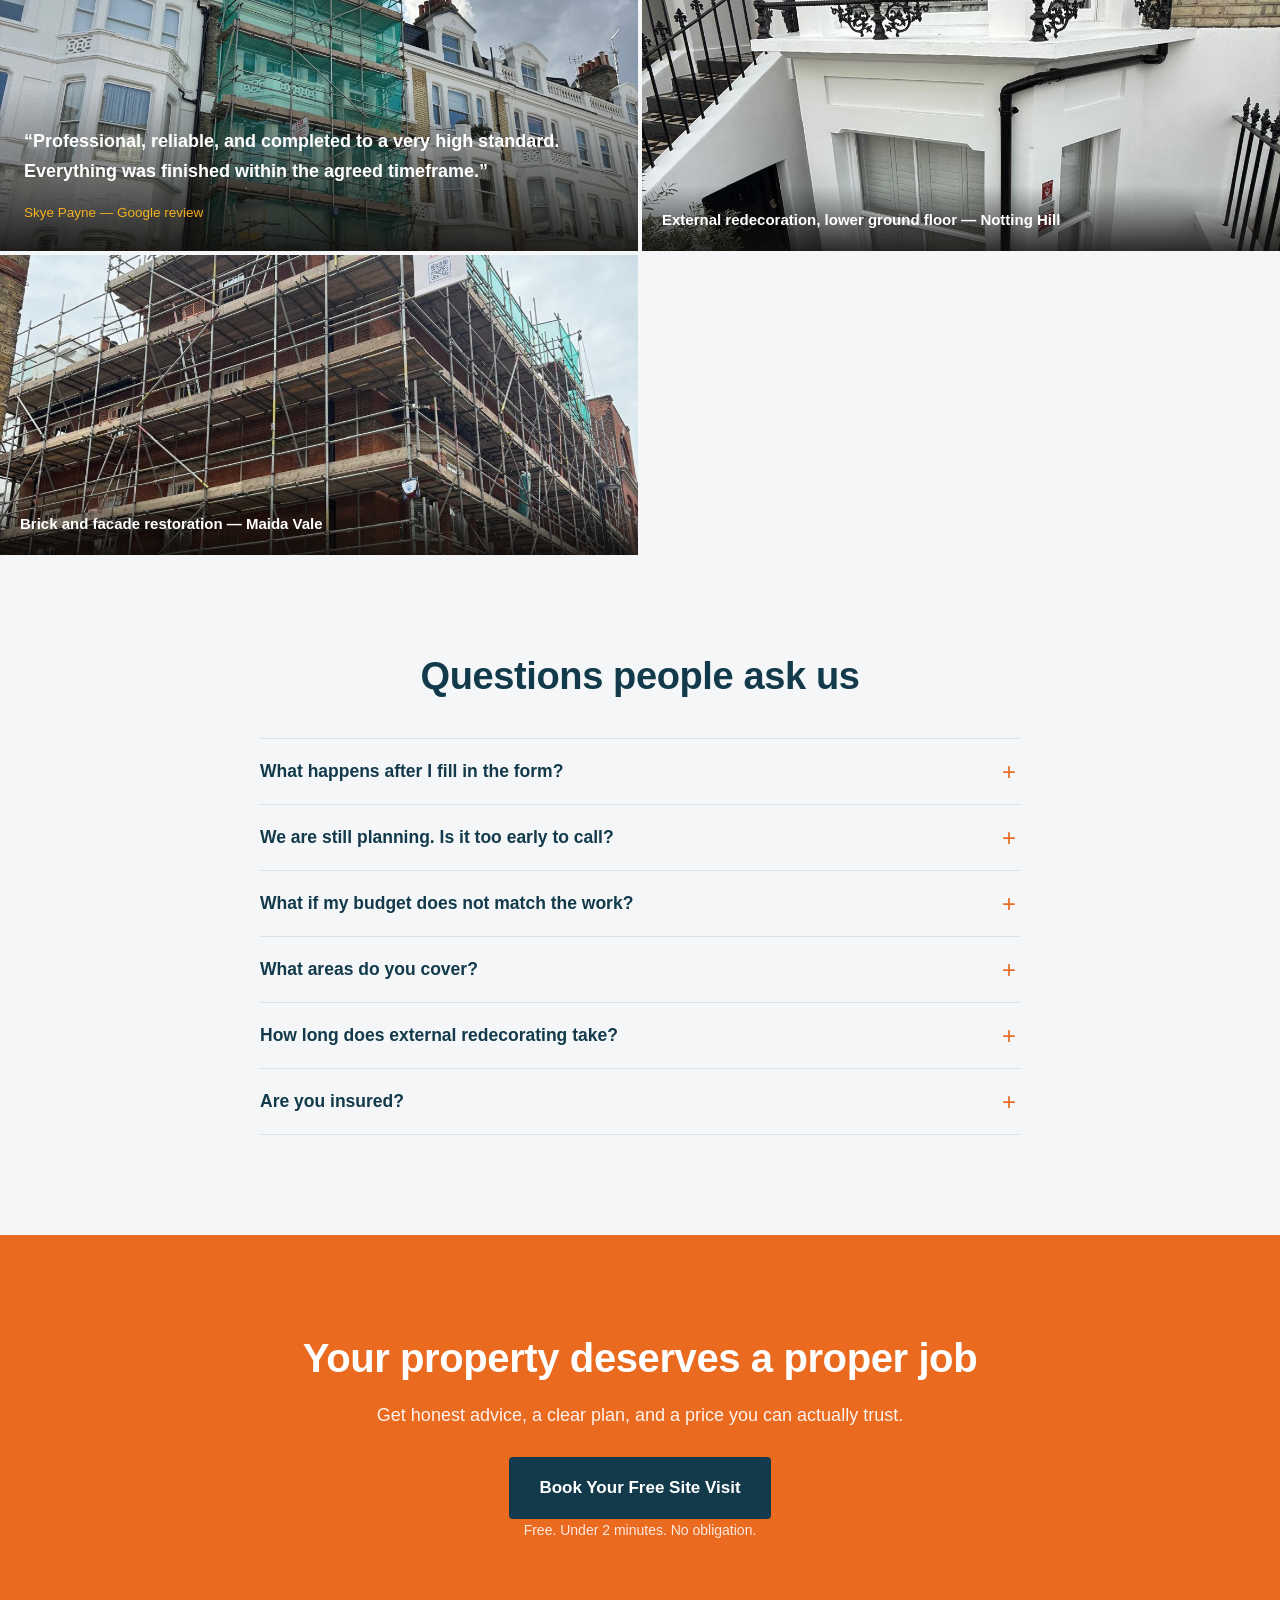
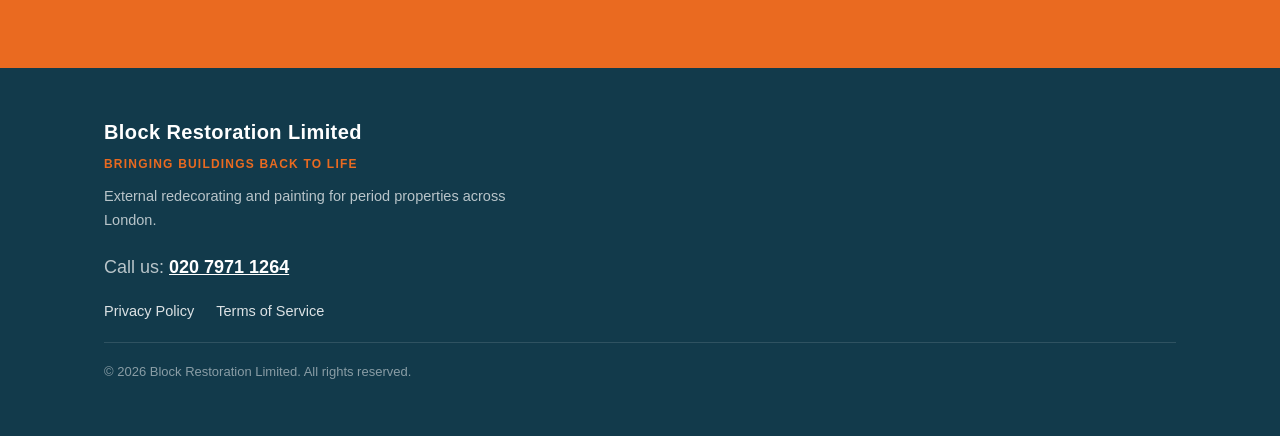
<file: Redecorating.html>
<!DOCTYPE html>
<html lang="en-GB">
<head>
  <meta charset="UTF-8" />
  <meta name="viewport" content="width=device-width, initial-scale=1" />
  <title>External Redecorating & Painting in London | Block Restoration</title>
  <meta name="description" content="External redecorating and painting for period homes and buildings across London. Proper prep, lasting finish. Book a free site visit with Block Restoration." />

  <!-- TRACKING HEAD CODES GO HERE: Meta Pixel, GA4, GTM Head, TikTok, etc. -->
  <!-- Meta Pixel Code -->
  <script>
  !function(f,b,e,v,n,t,s)
  {if(f.fbq)return;n=f.fbq=function(){n.callMethod?
  n.callMethod.apply(n,arguments):n.queue.push(arguments)};
  if(!f._fbq)f._fbq=n;n.push=n;n.loaded=!0;n.version='2.0';
  n.queue=[];t=b.createElement(e);t.async=!0;
  t.src=v;s=b.getElementsByTagName(e)[0];
  s.parentNode.insertBefore(t,s)}(window, document,'script',
  'https://connect.facebook.net/en_US/fbevents.js');
  fbq('init', '2419753998549994');
  fbq('track', 'PageView');
  </script>
  <noscript><img height="1" width="1" style="display:none"
  src="https://www.facebook.com/tr?id=2419753998549994&ev=PageView&noscript=1"
  /></noscript>
  <!-- End Meta Pixel Code -->

  <!-- Google tag (gtag.js) — Google Ads AW-18330206075 -->
  <script async src="https://www.googletagmanager.com/gtag/js?id=AW-18330206075"></script>
  <script>
    window.dataLayer = window.dataLayer || [];
    function gtag(){dataLayer.push(arguments);}
    gtag('js', new Date());
    gtag('config', 'AW-18330206075');
  </script>
  <!-- Google Ads call conversion — Call (020 7971 1264) -->
  <script>
    gtag('config', 'AW-18330206075/uaXyCKaS1OAcEPv-wqRE', {
      'phone_conversion_number': '020 7971 1264'
    });
  </script>
  <!-- Google Tag Manager (HEAD) — paste GTM head snippet here when provided -->

  <link rel="preload" as="image" href="images/project-7.jpg" />
  <link rel="stylesheet" href="styles.css" />
</head>
<body>
  <!-- TRACKING BODY CODES GO HERE: GTM Body noscript, etc. -->

  <!-- ============ HERO ============ -->
  <header class="hero hero--redec">
    <div class="wrap">
      <div class="hero-inner">
        <p class="eyebrow">For property owners in London who want it done right</p>
        <h1>A Fresh Finish That Lasts For Years</h1>
        <p class="lead">Block Restoration handles external redecorating and painting for period homes and buildings across London.</p>
        <div class="cta-row">
          <a href="#form" class="btn" data-cta>Book Your Free Site Visit</a>
        </div>
        <p class="friction">Free site visit. Takes under 2 minutes to book. No obligation.</p>

        <div class="trust-strip">
          <span class="trust-item"><span class="stars" aria-hidden="true">★★★★★</span> 5.0 on Google · 56 reviews</span>
          <span class="trust-item">15+ years in business</span>
          <span class="trust-item">100+ projects completed</span>
          <span class="trust-item">London specialists</span>
        </div>
      </div>
    </div>
  </header>

  <!-- ============ FORM / SURVEY (directly below hero) ============ -->
  <section class="form-sec" id="form" aria-label="Book your free site visit">
    <div class="wrap">
      <div class="section-head center">
        <h2>Tell us about your project</h2>
        <p class="subline">It takes under two minutes and there is no obligation.</p>
      </div>
      <div class="form-card">
        <!--
          UTM HANDLING: script.js appends captured UTM values to the iframe src below
          so they arrive with the submission. If this form does not read query params,
          add hidden fields inside the GoHighLevel form builder named:
          utm_source, utm_medium, utm_campaign, utm_content, utm_term, gclid, fbclid, ttclid, msclkid
          REDIRECT: set this form's "On submit" redirect to thank-you.html inside GoHighLevel.
        -->
        <div class="form-loading">
          <span><strong>Loading the booking form…</strong>If it does not appear, call us on <a href="tel:+442079711264">020 7971 1264</a>.</span>
        </div>
        <iframe
          src="https://api.leadconnectorhq.com/widget/form/zlzcQL6mHJpsbs6JtcN0"
          style="width:100%;height:820px;border:none;border-radius:8px"
          id="inline-zlzcQL6mHJpsbs6JtcN0-redec"
          data-layout="{'id':'INLINE'}"
          data-trigger-type="alwaysShow"
          data-trigger-value=""
          data-activation-type="alwaysActivated"
          data-activation-value=""
          data-deactivation-type="neverDeactivate"
          data-deactivation-value=""
          data-form-name="External Redecorating & Painting"
          data-height="786"
          data-layout-iframe-id="inline-zlzcQL6mHJpsbs6JtcN0-redec"
          data-form-id="zlzcQL6mHJpsbs6JtcN0"
          title="External Redecorating & Painting">
        </iframe>
        <noscript>
          <div class="form-fallback">Please enable JavaScript, or call us on <strong>020 7971 1264</strong> to book your free site visit.</div>
        </noscript>
      </div>
      <p class="form-alt">Prefer to talk. Call us on <a href="tel:+442079711264">020 7971 1264</a></p>
    </div>
  </section>

  <!-- ============ SOCIAL PROOF STRIP ============ -->
  <section class="proof-strip" aria-label="Social proof">
    <div class="wrap">
      <div class="proof-grid">
        <div><div class="num">15+</div><div class="lbl">Years in business</div></div>
        <div><div class="num">100+</div><div class="lbl">Projects completed</div></div>
        <div><div class="num">5.0</div><div class="lbl">Google rating</div></div>
        <div><div class="num">56</div><div class="lbl">Five-star reviews</div></div>
      </div>
      <!-- Real verified Google review -->
      <p class="proof-quote">
        “We instructed them to redecorate the entire building and repair our sash windows, and the results were excellent. The team clearly take pride in their work.”
        <cite>Jayde Tanisha Edwards — Google review</cite>
      </p>
    </div>
  </section>

  <!-- ============ PROBLEM ============ -->
  <section class="problem" aria-label="Common problems">
    <div class="wrap">
      <div class="section-head center">
        <h2>You have heard the horror stories</h2>
        <p class="subline">Getting your property painted should not feel like a gamble.</p>
      </div>
      <div class="pain-grid">
        <div class="pain">
          <h3>Paint that fails within months</h3>
          <p>Corners get cut on prep, so the finish cracks and peels.</p>
        </div>
        <div class="pain">
          <h3>Jobs that run over budget</h3>
          <p>The final bill looks nothing like the price you agreed.</p>
        </div>
        <div class="pain">
          <h3>No idea what is happening</h3>
          <p>Days pass with no update and no clear plan.</p>
        </div>
        <div class="pain">
          <h3>Not knowing who to trust</h3>
          <p>Every company claims to be the best, so who is telling the truth.</p>
        </div>
      </div>
    </div>
  </section>

  <!-- ============ MECHANISM ============ -->
  <section class="mech" aria-label="Why Block Restoration">
    <div class="wrap">
      <div class="section-head center">
        <p class="eyebrow">Why owners choose us</p>
        <h2>Careful work, no nasty surprises</h2>
      </div>
      <div class="mech-media">
        <div class="img" style="background-image:url('images/project-6.jpg')" role="img" aria-label="Restored and redecorated stucco frontage in Holland Park">
          <div class="caption">Restored stucco and cornice detail — Holland Park</div>
        </div>
        <div class="img" style="background-image:url('images/project-2.jpg')" role="img" aria-label="External redecoration of a lower ground floor in Notting Hill">
          <div class="caption">External redecoration, lower ground floor — Notting Hill</div>
        </div>
      </div>
      <div class="mech-points">
        <div class="mech-point">
          <h3>Proper prep, not just paint</h3>
          <p>We repair and prepare every surface first so the finish lasts.</p>
        </div>
        <div class="mech-point">
          <h3>One clear price, in writing</h3>
          <p>You get a detailed quote up front and we stick to it.</p>
        </div>
        <div class="mech-point">
          <h3>You always know the plan</h3>
          <p>You get regular updates so nothing happens without your say-so.</p>
        </div>
        <div class="mech-point">
          <h3>We leave it clean and tidy</h3>
          <p>We protect your property and clear up properly when we finish.</p>
        </div>
      </div>
    </div>
  </section>

  <!-- ============ HOW IT WORKS ============ -->
  <section class="how" aria-label="How it works">
    <div class="wrap">
      <div class="section-head center">
        <h2>How it works</h2>
        <p class="subline">Three simple steps from first hello to a clear plan.</p>
      </div>
      <div class="steps">
        <div class="step">
          <div class="n">1</div>
          <h3>Fill in the short form</h3>
          <p>Tell us about your project. It takes under two minutes.</p>
        </div>
        <div class="step">
          <div class="n">2</div>
          <h3>Book your free site visit</h3>
          <p>We visit, look at the work, and answer your questions.</p>
        </div>
        <div class="step">
          <div class="n">3</div>
          <h3>Get a clear plan and quote</h3>
          <p>You get an honest timeline and an accurate price.</p>
        </div>
      </div>
    </div>
  </section>

  <!-- ============ PROOF GALLERY ============ -->
  <section aria-label="Recent projects" style="padding-bottom:0;">
    <div class="wrap">
      <div class="section-head center">
        <p class="eyebrow">Recent work</p>
        <h2>Real projects across London</h2>
      </div>
    </div>
    <div class="gallery">
      <div class="img wide" style="background-image:url('images/project-7.jpg')" role="img" aria-label="Redecorated period terrace in Fulham">
        <div class="caption">Redecorated period terrace — Fulham</div>
      </div>
      <div class="img" style="background-image:url('images/project-6.jpg')" role="img" aria-label="Restored stucco frontage in Holland Park">
        <div class="caption">Restored stucco and cornice detail — Holland Park</div>
      </div>
      <div class="img" style="background-image:url('images/project-1.jpg')" role="img" aria-label="Restored Victorian entrance in Kensington">
        <div class="caption">Restored entrance and mosaic path — Kensington</div>
      </div>
      <!-- Testimonial overlaid on a real project image (no grey cards) -->
      <div class="img testi-over" style="background-image:url('images/project-4.jpg')" role="img" aria-label="External refurbishment and redecoration in Fulham">
        <div class="t-inner">
          <!-- Real verified Google review -->
          <blockquote>“Professional, reliable, and completed to a very high standard. Everything was finished within the agreed timeframe.”</blockquote>
          <cite>Skye Payne — Google review</cite>
        </div>
      </div>
      <div class="img wide" style="background-image:url('images/project-2.jpg')" role="img" aria-label="External redecoration in Notting Hill">
        <div class="caption">External redecoration, lower ground floor — Notting Hill</div>
      </div>
      <div class="img wide" style="background-image:url('images/project-5.jpg')" role="img" aria-label="Brick and facade restoration in Maida Vale">
        <div class="caption">Brick and facade restoration — Maida Vale</div>
      </div>
    </div>
  </section>

  <!-- ============ FAQ ============ -->
  <section aria-label="Frequently asked questions">
    <div class="wrap">
      <div class="section-head center">
        <h2>Questions people ask us</h2>
      </div>
      <div class="faq-list">
        <div class="faq-item">
          <button class="faq-q" aria-expanded="false">What happens after I fill in the form?</button>
          <div class="faq-a"><p>One of our team calls you to learn about your project and book a free site visit at a time that suits you.</p></div>
        </div>
        <div class="faq-item">
          <button class="faq-q" aria-expanded="false">We are still planning. Is it too early to call?</button>
          <div class="faq-a"><p>No. Early is the best time to get honest advice and a realistic price before you make any decisions.</p></div>
        </div>
        <div class="faq-item">
          <button class="faq-q" aria-expanded="false">What if my budget does not match the work?</button>
          <div class="faq-a"><p>We will tell you plainly and help you find the best way to phase or prioritise the work.</p></div>
        </div>
        <div class="faq-item">
          <button class="faq-q" aria-expanded="false">What areas do you cover?</button>
          <div class="faq-a"><p>We cover London and the surrounding areas, including Maida Vale, St John's Wood, Kensington, Fulham, Notting Hill, Hampstead and Highgate.</p></div>
        </div>
        <div class="faq-item">
          <button class="faq-q" aria-expanded="false">How long does external redecorating take?</button>
          <div class="faq-a"><p>It depends on the property and the weather. You will get a clear, honest timeline at your free site visit.</p></div>
        </div>
        <div class="faq-item">
          <button class="faq-q" aria-expanded="false">Are you insured?</button>
          <div class="faq-a"><p>Yes. We are fully insured and we stand behind the work we do.</p></div>
        </div>
      </div>
    </div>
  </section>

  <!-- ============ FINAL CTA ============ -->
  <section class="final" aria-label="Book now">
    <div class="wrap">
      <h2>Your property deserves a proper job</h2>
      <p>Get honest advice, a clear plan, and a price you can actually trust.</p>
      <a href="#form" class="btn" data-cta>Book Your Free Site Visit</a>
      <p class="friction">Free. Under 2 minutes. No obligation.</p>
    </div>
  </section>

  <!-- ============ FOOTER ============ -->
  <footer>
    <div class="wrap">
      <div class="f-brand">Block Restoration Limited</div>
      <p class="f-tag">Bringing Buildings Back To Life</p>
      <p class="f-desc">External redecorating and painting for period properties across London.</p>
      <p>Call us: <a class="f-phone" href="tel:+442079711264">020 7971 1264</a></p>
      <div class="f-links">
        <a href="privacy.html">Privacy Policy</a>
        <a href="terms.html">Terms of Service</a>
      </div>
      <p class="f-copy">© <span id="year">2026</span> Block Restoration Limited. All rights reserved.</p>
    </div>
  </footer>

  <!-- ============ STICKY MOBILE CTA ============ -->
  <div class="sticky-cta" id="stickyCta" aria-hidden="true">
    <a href="#form" class="btn" data-cta>Book Your Free Site Visit</a>
    <a href="tel:+442079711264" class="btn btn-call" aria-label="Call Block Restoration"><svg xmlns="http://www.w3.org/2000/svg" width="20" height="20" viewBox="0 0 24 24" fill="none" stroke="currentColor" stroke-width="2" stroke-linecap="round" stroke-linejoin="round" aria-hidden="true"><path d="M22 16.92v3a2 2 0 0 1-2.18 2 19.79 19.79 0 0 1-8.63-3.07 19.5 19.5 0 0 1-6-6 19.79 19.79 0 0 1-3.07-8.67A2 2 0 0 1 4.11 2h3a2 2 0 0 1 2 1.72c.127.96.361 1.903.7 2.81a2 2 0 0 1-.45 2.11L8.09 9.91a16 16 0 0 0 6 6l1.27-1.27a2 2 0 0 1 2.11-.45c.907.339 1.85.573 2.81.7A2 2 0 0 1 22 16.92z"/></svg></a>
  </div>

  <script src="script.js" defer></script>
  <!-- GoHighLevel form embed script -->
  <script src="https://link.msgsndr.com/js/form_embed.js" defer></script>
</body>
</html>
</file>
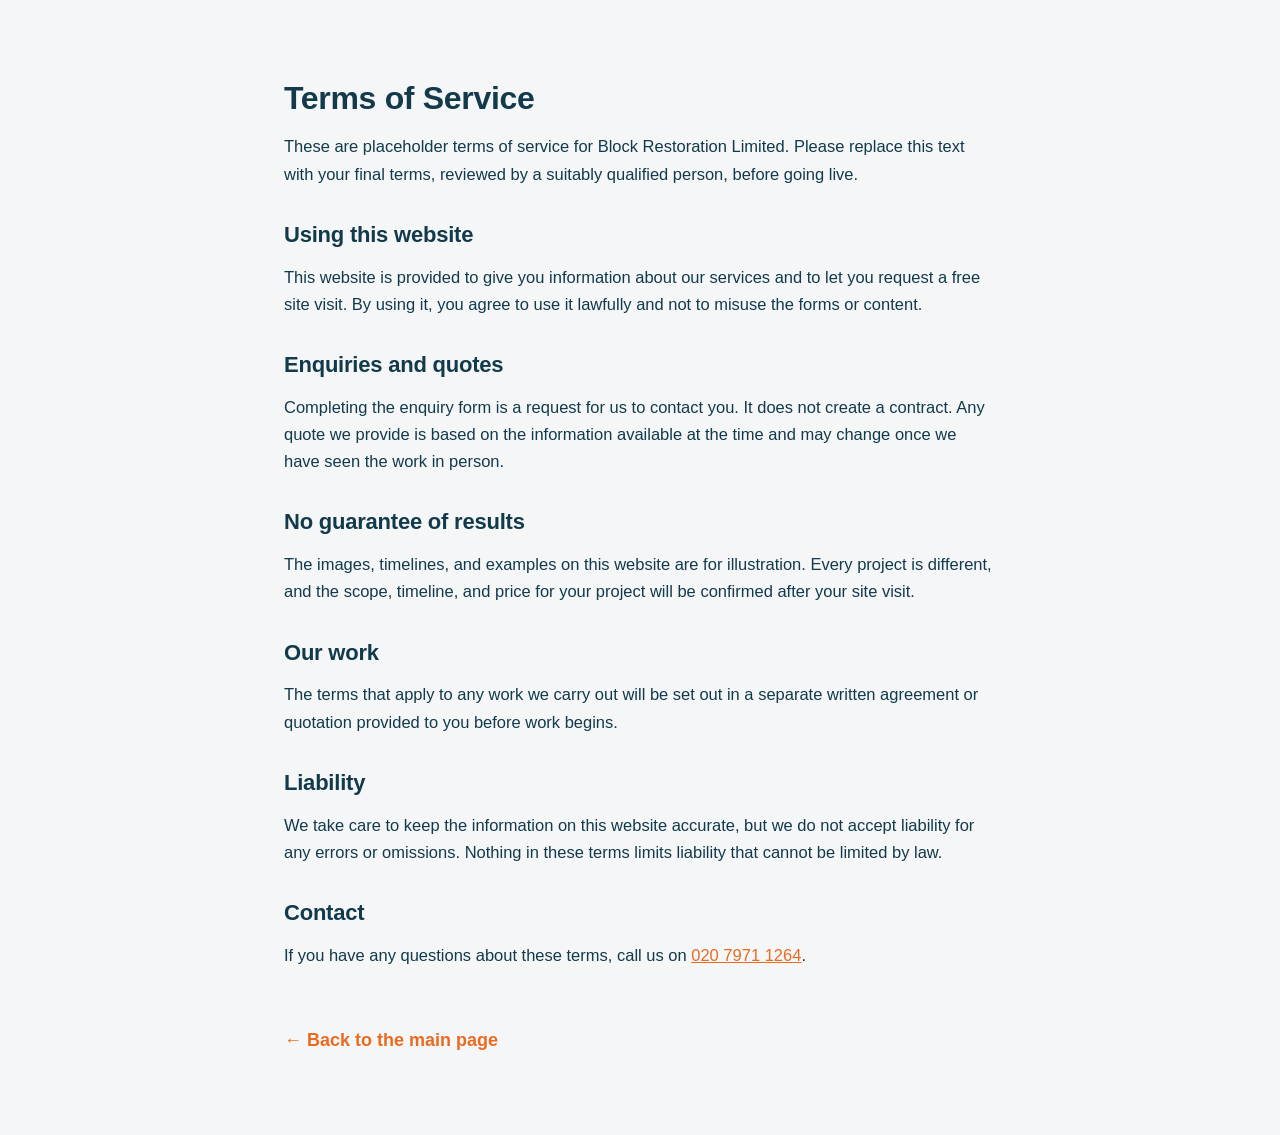
<file: terms.html>
<!DOCTYPE html>
<html lang="en-GB">
<head>
  <meta charset="UTF-8" />
  <meta name="viewport" content="width=device-width, initial-scale=1" />
  <title>Terms of Service | Block Restoration</title>
  <meta name="description" content="Terms of service for Block Restoration Limited." />
  <meta name="robots" content="noindex, nofollow" />
  <!-- TRACKING HEAD CODES GO HERE: Meta Pixel, GA4, GTM Head, TikTok, etc. -->
  <!-- Google tag (gtag.js) — Google Ads AW-18330206075 -->
  <script async src="https://www.googletagmanager.com/gtag/js?id=AW-18330206075"></script>
  <script>
    window.dataLayer = window.dataLayer || [];
    function gtag(){dataLayer.push(arguments);}
    gtag('js', new Date());
    gtag('config', 'AW-18330206075');
  </script>
  <!-- Google Ads call conversion — Call (020 7971 1264) -->
  <script>
    gtag('config', 'AW-18330206075/uaXyCKaS1OAcEPv-wqRE', {
      'phone_conversion_number': '020 7971 1264'
    });
  </script>
  <link rel="stylesheet" href="styles.css" />
</head>
<body>
  <!-- TRACKING BODY CODES GO HERE: GTM Body noscript, etc. -->
  <main class="page">
    <h1>Terms of Service</h1>
    <p>These are placeholder terms of service for Block Restoration Limited. Please replace this text with your final terms, reviewed by a suitably qualified person, before going live.</p>

    <h2>Using this website</h2>
    <p>This website is provided to give you information about our services and to let you request a free site visit. By using it, you agree to use it lawfully and not to misuse the forms or content.</p>

    <h2>Enquiries and quotes</h2>
    <p>Completing the enquiry form is a request for us to contact you. It does not create a contract. Any quote we provide is based on the information available at the time and may change once we have seen the work in person.</p>

    <h2>No guarantee of results</h2>
    <p>The images, timelines, and examples on this website are for illustration. Every project is different, and the scope, timeline, and price for your project will be confirmed after your site visit.</p>

    <h2>Our work</h2>
    <p>The terms that apply to any work we carry out will be set out in a separate written agreement or quotation provided to you before work begins.</p>

    <h2>Liability</h2>
    <p>We take care to keep the information on this website accurate, but we do not accept liability for any errors or omissions. Nothing in these terms limits liability that cannot be limited by law.</p>

    <h2>Contact</h2>
    <p>If you have any questions about these terms, call us on <a href="tel:+442079711264">020 7971 1264</a>.</p>

    <a class="back-link" href="Brickwork.html">← Back to the main page</a>
  </main>
  <script src="script.js" defer></script>
</body>
</html>
</file>
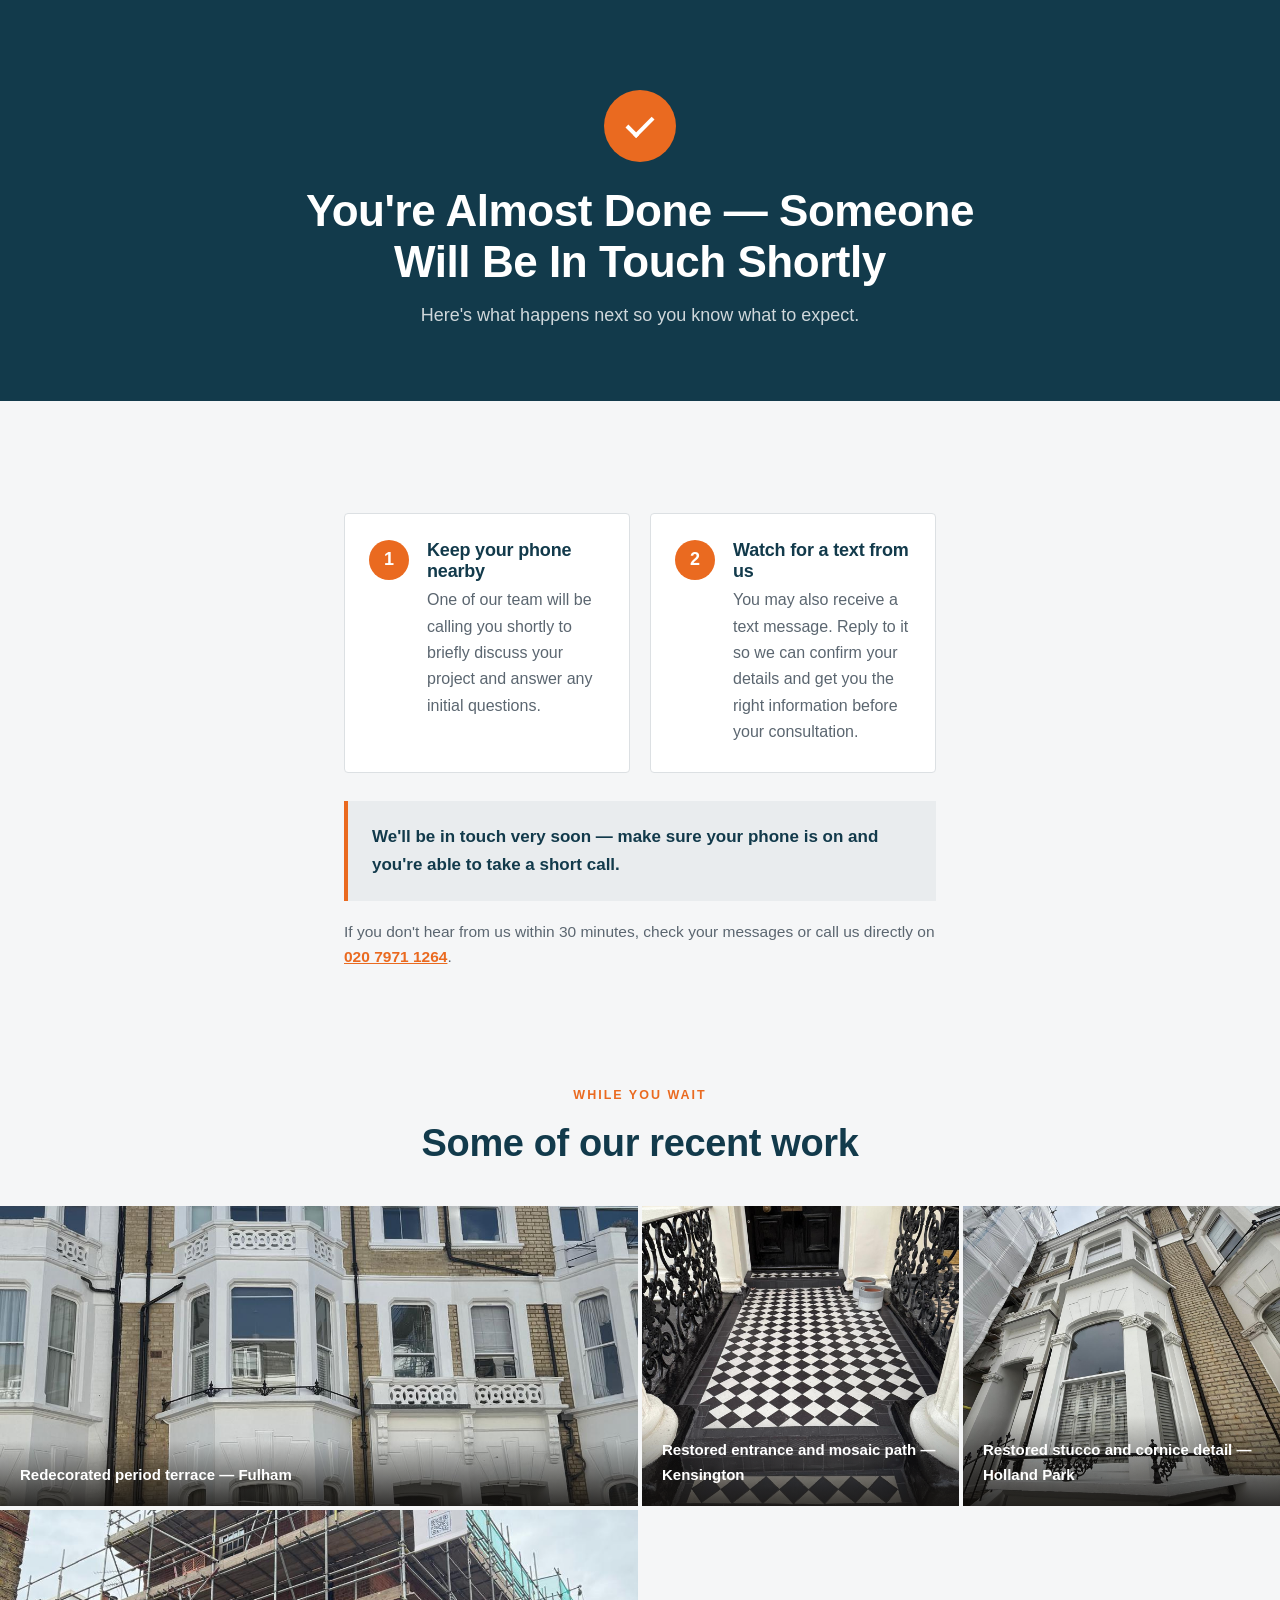
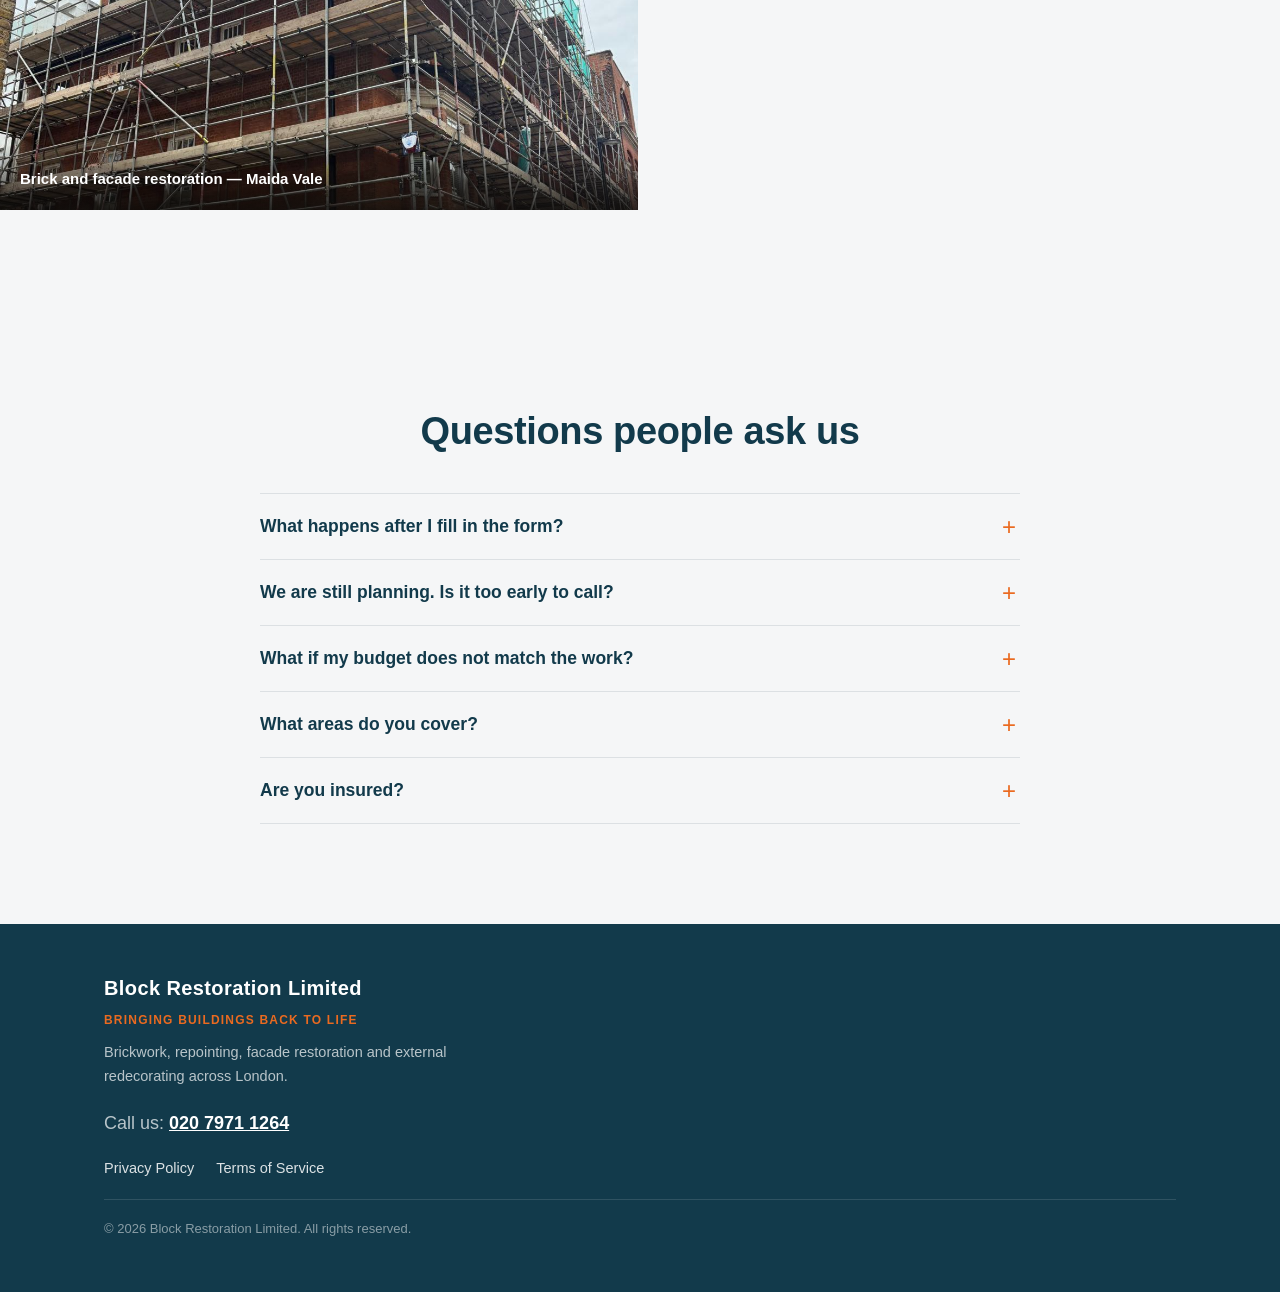
<file: thank-you.html>
<!DOCTYPE html>
<html lang="en-GB">
<head>
  <meta charset="UTF-8" />
  <meta name="viewport" content="width=device-width, initial-scale=1" />
  <title>Thank You — We Will Be In Touch | Block Restoration</title>
  <meta name="description" content="Thanks for your enquiry. One of the Block Restoration team will call you shortly to discuss your project." />
  <meta name="robots" content="noindex, nofollow" />

  <!-- TRACKING HEAD CODES GO HERE: Meta Pixel, GA4, GTM Head, TikTok, etc. -->
  <!-- Meta Pixel Code -->
  <script>
  !function(f,b,e,v,n,t,s)
  {if(f.fbq)return;n=f.fbq=function(){n.callMethod?
  n.callMethod.apply(n,arguments):n.queue.push(arguments)};
  if(!f._fbq)f._fbq=n;n.push=n;n.loaded=!0;n.version='2.0';
  n.queue=[];t=b.createElement(e);t.async=!0;
  t.src=v;s=b.getElementsByTagName(e)[0];
  s.parentNode.insertBefore(t,s)}(window, document,'script',
  'https://connect.facebook.net/en_US/fbevents.js');
  fbq('init', '2419753998549994');
  fbq('track', 'PageView');
  </script>
  <noscript><img height="1" width="1" style="display:none"
  src="https://www.facebook.com/tr?id=2419753998549994&ev=PageView&noscript=1"
  /></noscript>
  <!-- End Meta Pixel Code -->

  <!-- Google tag (gtag.js) — Google Ads AW-18330206075 -->
  <script async src="https://www.googletagmanager.com/gtag/js?id=AW-18330206075"></script>
  <script>
    window.dataLayer = window.dataLayer || [];
    function gtag(){dataLayer.push(arguments);}
    gtag('js', new Date());
    gtag('config', 'AW-18330206075');
  </script>
  <!-- Google Ads call conversion — Call (020 7971 1264) -->
  <script>
    gtag('config', 'AW-18330206075/uaXyCKaS1OAcEPv-wqRE', {
      'phone_conversion_number': '020 7971 1264'
    });
  </script>
  <!-- Google Tag Manager (HEAD) — paste GTM head snippet here when provided -->

  <link rel="stylesheet" href="styles.css" />
</head>
<body>
  <!-- TRACKING BODY CODES GO HERE: GTM Body noscript, etc. -->

  <!-- CONVERSION EVENT — this page loads only after a completed enquiry,
       so firing here counts one Google Ads conversion per booked enquiry.
       Add Meta/GA4 conversion events here too if needed later. -->
  <!-- Event snippet for Lead – Book Site Visit conversion -->
  <script>
    gtag('event', 'conversion', {'send_to': 'AW-18330206075/ILszCNOh6N0cEPv-wqRE'});
  </script>
  <!-- Meta Pixel — Lead event (fires once per completed enquiry) -->
  <script>
    if (window.fbq) { fbq('track', 'Lead'); }
  </script>

  <!-- ============ HERO ============ -->
  <header class="ty-hero ty-hero--photo">
    <div class="wrap">
      <div class="check" aria-hidden="true"><span></span></div>
      <h1>You're Almost Done — Someone Will Be In Touch Shortly</h1>
      <p class="subline">Here's what happens next so you know what to expect.</p>
    </div>
  </header>

  <!-- ============ NEXT STEPS ============ -->
  <section aria-label="What happens next">
    <div class="wrap narrow">
      <div class="ty-steps">
        <div class="ty-step">
          <div class="n">1</div>
          <div>
            <h3>Keep your phone nearby</h3>
            <p>One of our team will be calling you shortly to briefly discuss your project and answer any initial questions.</p>
          </div>
        </div>
        <div class="ty-step">
          <div class="n">2</div>
          <div>
            <h3>Watch for a text from us</h3>
            <p>You may also receive a text message. Reply to it so we can confirm your details and get you the right information before your consultation.</p>
          </div>
        </div>
      </div>

      <p class="reinforce">We'll be in touch very soon — make sure your phone is on and you're able to take a short call.</p>
      <p class="help-line">If you don't hear from us within 30 minutes, check your messages or call us directly on <a href="tel:+442079711264">020 7971 1264</a>.</p>
    </div>
  </section>

  <!-- ============ PAST WORK ============ -->
  <section aria-label="Recent projects" style="padding-top:0;">
    <div class="wrap">
      <div class="section-head center">
        <p class="eyebrow">While you wait</p>
        <h2>Some of our recent work</h2>
      </div>
    </div>
    <div class="gallery">
      <div class="img wide" style="background-image:url('images/project-7.jpg')" role="img" aria-label="Redecorated period terrace in Fulham">
        <div class="caption">Redecorated period terrace — Fulham</div>
      </div>
      <div class="img" style="background-image:url('images/project-1.jpg')" role="img" aria-label="Restored Victorian entrance in Kensington">
        <div class="caption">Restored entrance and mosaic path — Kensington</div>
      </div>
      <div class="img" style="background-image:url('images/project-6.jpg')" role="img" aria-label="Restored stucco frontage in Holland Park">
        <div class="caption">Restored stucco and cornice detail — Holland Park</div>
      </div>
      <div class="img wide" style="background-image:url('images/project-5.jpg')" role="img" aria-label="Brick and facade restoration in Maida Vale">
        <div class="caption">Brick and facade restoration — Maida Vale</div>
      </div>
    </div>
  </section>

  <!-- ============ FAQ (same as landing pages) ============ -->
  <section aria-label="Frequently asked questions">
    <div class="wrap">
      <div class="section-head center">
        <h2>Questions people ask us</h2>
      </div>
      <div class="faq-list">
        <div class="faq-item">
          <button class="faq-q" aria-expanded="false">What happens after I fill in the form?</button>
          <div class="faq-a"><p>One of our team calls you to learn about your project and book a free site visit at a time that suits you.</p></div>
        </div>
        <div class="faq-item">
          <button class="faq-q" aria-expanded="false">We are still planning. Is it too early to call?</button>
          <div class="faq-a"><p>No. Early is the best time to get honest advice and a realistic price before you make any decisions.</p></div>
        </div>
        <div class="faq-item">
          <button class="faq-q" aria-expanded="false">What if my budget does not match the work?</button>
          <div class="faq-a"><p>We will tell you plainly and help you find the best way to phase or prioritise the work.</p></div>
        </div>
        <div class="faq-item">
          <button class="faq-q" aria-expanded="false">What areas do you cover?</button>
          <div class="faq-a"><p>Maida Vale, St John's Wood, Paddington, Mayfair, Kensington, Fulham, Notting Hill, Hampstead, Highgate and nearby areas.</p></div>
        </div>
        <div class="faq-item">
          <button class="faq-q" aria-expanded="false">Are you insured?</button>
          <div class="faq-a"><p>Yes. We are fully insured and we stand behind the work we do.</p></div>
        </div>
      </div>
    </div>
  </section>

  <!-- ============ FOOTER ============ -->
  <footer>
    <div class="wrap">
      <div class="f-brand">Block Restoration Limited</div>
      <p class="f-tag">Bringing Buildings Back To Life</p>
      <p class="f-desc">Brickwork, repointing, facade restoration and external redecorating across London.</p>
      <p>Call us: <a class="f-phone" href="tel:+442079711264">020 7971 1264</a></p>
      <div class="f-links">
        <a href="privacy.html">Privacy Policy</a>
        <a href="terms.html">Terms of Service</a>
      </div>
      <p class="f-copy">© <span id="year">2026</span> Block Restoration Limited. All rights reserved.</p>
    </div>
  </footer>

  <script src="script.js" defer></script>
</body>
</html>
</file>
<file: styles.css>
/* =========================================================
   Block Restoration Limited — Funnel styles
   Brand palette from blockrestoration.co.uk:
   brand orange (#ea6a20) + deep navy (#123a4b) on white/light-grey.
   Mobile-first. Vanilla CSS only.
   ========================================================= */

:root {
  --ink:        #123a4b;   /* Block Restoration deep navy — dark sections + headings */
  --charcoal:   #0f3341;   /* slightly deeper navy for contrast panels */
  --cream:      #f5f6f7;   /* near-white background */
  --cream-2:    #e9ecee;   /* light-grey section background */
  --brick:      #ea6a20;   /* Block Restoration brand orange — accent / buttons */
  --brick-dark: #cf5a15;   /* hover (~10% darker) */
  --line:       #dce0e3;
  --muted:      #5b6670;
  --white:      #ffffff;
  --gold:       #f2b01e;   /* Google review stars / subtle accents */

  --wrap: 1120px;
  --radius: 4px;
  --shadow: 0 10px 30px rgba(26,24,21,0.12);
}

/* ---------- Reset-ish ---------- */
* { box-sizing: border-box; }
html { scroll-behavior: smooth; -webkit-text-size-adjust: 100%; }
body {
  margin: 0;
  font-family: "Helvetica Neue", Arial, "Segoe UI", system-ui, sans-serif;
  color: var(--ink);
  background: var(--cream);
  line-height: 1.65;
  font-size: 17px;
  overflow-x: hidden;
}
img { max-width: 100%; display: block; }
a { color: inherit; }
h1, h2, h3 { line-height: 1.15; margin: 0 0 .5em; font-weight: 800; letter-spacing: -0.01em; }

/* ---------- Layout helpers ---------- */
.wrap { width: 100%; max-width: var(--wrap); margin: 0 auto; padding: 0 24px; }
section { padding: 60px 0; }
.narrow { max-width: 640px; }
.center { text-align: center; }

.eyebrow {
  text-transform: uppercase;
  letter-spacing: .16em;
  font-size: 12.5px;
  font-weight: 700;
  color: var(--brick);
  margin: 0 0 16px;
}
.section-head { max-width: 720px; margin: 0 auto 40px; }
.section-head.left { margin-left: 0; }
h2 { font-size: 28px; }
.subline { color: var(--muted); font-size: 17px; margin: 0; }

/* ---------- Buttons ---------- */
.btn {
  display: inline-flex; align-items: center; justify-content: center;
  gap: 10px;
  background: var(--brick);
  color: var(--white);
  text-decoration: none;
  font-weight: 700;
  font-size: 17px;
  padding: 17px 30px;
  border: none;
  border-radius: var(--radius);
  cursor: pointer;
  transition: background .15s ease, transform .05s ease;
  width: 100%;
  text-align: center;
}
.btn:hover { background: var(--brick-dark); }
.btn:active { transform: translateY(1px); }
.btn-ghost {
  background: transparent;
  border: 1.5px solid rgba(255,255,255,.6);
  color: var(--white);
}
.btn-ghost:hover { background: rgba(255,255,255,.12); }
.friction { font-size: 14px; color: var(--muted); margin: 14px 0 0; }
.hero .friction { color: rgba(255,255,255,.85); }

/* ---------- Image placeholders / real image slots ---------- */
/* Styled to clearly read as a photo slot, never a flat block.
   Swap the background-image with a real photo URL when supplied. */
.img {
  position: relative;
  width: 100%;
  min-height: 420px;
  background-color: #123a4b;
  background-image:
    linear-gradient(rgba(26,24,21,.30), rgba(26,24,21,.30)),
    repeating-linear-gradient(0deg,  #3a352d 0 38px, #322d26 38px 40px),
    repeating-linear-gradient(90deg, transparent 0 78px, rgba(0,0,0,.28) 78px 82px);
  background-size: cover;
  background-position: center;
  overflow: hidden;
}
.img .img-label {
  position: absolute; left: 16px; bottom: 14px;
  font-size: 11px; letter-spacing: .12em; text-transform: uppercase;
  color: rgba(255,255,255,.55);
  background: rgba(0,0,0,.28);
  padding: 5px 9px; border-radius: 3px;
  font-weight: 600;
}
.img .caption {
  position: absolute; left: 0; right: 0; bottom: 0;
  padding: 22px 20px 18px;
  background: linear-gradient(transparent, rgba(15,13,11,.82));
  color: #fff; font-size: 15px; font-weight: 600;
}

/* ---------- Hero ---------- */
.hero {
  position: relative;
  min-height: 80vh;
  display: flex; align-items: center;
  padding: 90px 0;
  color: var(--white);
  background-color: #123a4b;
  background-image:
    linear-gradient(rgba(20,18,15,.62), rgba(20,18,15,.72)),
    repeating-linear-gradient(0deg,  #3a352d 0 44px, #322d26 44px 47px),
    repeating-linear-gradient(90deg, transparent 0 92px, rgba(0,0,0,.30) 92px 97px);
  background-size: cover;
  background-position: center;
}
.hero .wrap { position: relative; z-index: 2; }
.hero-inner { max-width: 780px; margin: 0 auto; text-align: center; }
.hero .eyebrow { color: #f4a45c; }

/* Real photo heroes (swap url() to change the hero image) */
.hero--brick {
  background-image:
    linear-gradient(rgba(18,17,16,.58), rgba(18,17,16,.72)),
    url("images/project-5.jpg");
}
.hero--redec {
  background-image:
    linear-gradient(rgba(18,17,16,.55), rgba(18,17,16,.70)),
    url("images/project-7.jpg");
}
.ty-hero--photo {
  background-image:
    linear-gradient(rgba(18,17,16,.80), rgba(18,17,16,.86)),
    url("images/project-6.jpg");
  background-size: cover; background-position: center;
}
.hero h1 {
  font-size: 36px;
  color: var(--white);
  margin-bottom: 18px;
  text-shadow: 0 2px 18px rgba(0,0,0,.35);
}
.hero p.lead {
  font-size: 18px;
  color: rgba(255,255,255,.92);
  max-width: 620px; margin: 0 auto 26px;
}
.hero .cta-row { max-width: 420px; margin: 0 auto; }
.index-choices { display: flex; flex-direction: column; gap: 14px; max-width: 480px; margin: 8px auto 0; }
@media (min-width: 700px) {
  .index-choices { flex-direction: row; max-width: 640px; }
  .index-choices .btn { flex: 1; }
}
.hero .img-label { color: rgba(255,255,255,.4); }

/* Trust strip inside hero */
.trust-strip {
  display: flex; flex-wrap: wrap; justify-content: center;
  gap: 14px 28px;
  margin-top: 34px;
  padding-top: 24px;
  border-top: 1px solid rgba(255,255,255,.18);
}
.trust-item {
  display: flex; align-items: center; gap: 8px;
  font-size: 13.5px; font-weight: 600; color: rgba(255,255,255,.9);
}
.stars { color: var(--gold); letter-spacing: 2px; font-size: 15px; }

/* ---------- Social proof strip ---------- */
.proof-strip { background: var(--ink); color: #fff; padding: 34px 0; }
.proof-grid {
  display: grid; grid-template-columns: 1fr; gap: 22px; text-align: center;
}
.proof-grid .num { font-size: 30px; font-weight: 800; color: #fff; }
.proof-grid .lbl { font-size: 13px; color: rgba(255,255,255,.7); letter-spacing: .04em; }
.proof-quote {
  border-top: 1px solid rgba(255,255,255,.15);
  margin-top: 28px; padding-top: 24px;
  text-align: center; max-width: 720px; margin-left: auto; margin-right: auto;
  font-size: 18px; font-style: italic; color: rgba(255,255,255,.92);
}
.proof-quote cite { display: block; font-style: normal; font-size: 13.5px; color: var(--gold); margin-top: 10px; letter-spacing: .04em; }

/* ---------- Problem section ---------- */
.problem { background: var(--charcoal); color: #fff; }
.problem h2 { color: #fff; }
.problem .subline { color: rgba(255,255,255,.7); }
.pain-grid {
  display: grid; grid-template-columns: 1fr; gap: 2px;
  margin-top: 36px;
  background: rgba(255,255,255,.08);
  border: 1px solid rgba(255,255,255,.08);
}
.pain {
  background: var(--charcoal);
  padding: 26px 24px;
}
.pain h3 { font-size: 16.5px; color: #fff; margin-bottom: 6px; }
.pain p { margin: 0; color: rgba(255,255,255,.72); font-size: 15.5px; }

/* ---------- Mechanism ---------- */
.mech .mech-media { display: grid; grid-template-columns: 1fr; gap: 2px; margin-bottom: 36px; }
.mech .img { min-height: 300px; }
.mech-points { display: grid; grid-template-columns: 1fr; gap: 22px; }
.mech-point { border-left: 3px solid var(--brick); padding: 4px 0 4px 18px; }
.mech-point h3 { font-size: 18px; margin-bottom: 4px; }
.mech-point p { margin: 0; color: var(--muted); font-size: 16px; }

/* ---------- How it works ---------- */
.how { background: var(--cream-2); }
.steps { display: grid; grid-template-columns: 1fr; gap: 20px; margin-top: 36px; counter-reset: step; }
.step {
  background: var(--white);
  border: 1px solid var(--line);
  border-radius: var(--radius);
  padding: 26px 24px;
  position: relative;
}
.step .n {
  display: inline-flex; align-items: center; justify-content: center;
  width: 40px; height: 40px; border-radius: 50%;
  background: var(--brick); color: #fff; font-weight: 800; font-size: 17px;
  margin-bottom: 14px;
}
.step h3 { font-size: 18px; margin-bottom: 6px; }
.step p { margin: 0; color: var(--muted); font-size: 15.5px; }

/* ---------- What you get ---------- */
.get-list { list-style: none; padding: 0; margin: 32px 0 0; max-width: 720px; }
.get-list li {
  position: relative; padding: 16px 0 16px 38px;
  border-bottom: 1px solid var(--line);
  font-size: 17px;
}
.get-list li:last-child { border-bottom: none; }
.get-list li::before {
  content: ""; position: absolute; left: 4px; top: 22px;
  width: 12px; height: 7px;
  border-left: 2.5px solid var(--brick); border-bottom: 2.5px solid var(--brick);
  transform: rotate(-45deg);
}

/* ---------- Proof gallery ---------- */
.gallery { display: grid; grid-template-columns: 1fr; gap: 4px; }
.gallery .img { min-height: 300px; }
.gallery .img.tall { min-height: 300px; }
.testi-over {
  display: flex; align-items: flex-end;
  min-height: 340px;
}
.testi-over .t-inner {
  background: linear-gradient(transparent, rgba(15,13,11,.9));
  width: 100%; padding: 40px 24px 24px; color: #fff;
}
.testi-over blockquote { margin: 0 0 10px; font-size: 18px; font-weight: 600; }
.testi-over cite { font-style: normal; font-size: 13.5px; color: var(--gold); }

/* ---------- FAQ ---------- */
.faq-list { max-width: 760px; margin: 34px auto 0; border-top: 1px solid var(--line); }
.faq-item { border-bottom: 1px solid var(--line); }
.faq-q {
  width: 100%; text-align: left; background: none; border: none;
  padding: 22px 40px 22px 0; font-size: 17.5px; font-weight: 700; color: var(--ink);
  cursor: pointer; position: relative; font-family: inherit;
}
.faq-q::after {
  content: "+"; position: absolute; right: 4px; top: 50%; transform: translateY(-50%);
  font-size: 24px; font-weight: 400; color: var(--brick); transition: transform .2s;
}
.faq-item.open .faq-q::after { content: "–"; }
.faq-a { max-height: 0; overflow: hidden; transition: max-height .25s ease; }
.faq-a p { margin: 0; padding: 0 0 22px; color: var(--muted); font-size: 16px; max-width: 640px; }

/* ---------- Form section ---------- */
.form-sec { background: var(--ink); color: #fff; }
.form-sec h2 { color: #fff; }
.form-sec .subline { color: rgba(255,255,255,.75); }
.form-card {
  background: var(--white);
  border-radius: 8px;
  padding: 12px;
  max-width: 720px; margin: 34px auto 0;
  box-shadow: var(--shadow);
  position: relative;
  min-height: 820px;            /* reserve space so layout never shifts / collapses */
}
/* Fallback shown behind the iframe while it loads (or if it fails). */
.form-loading {
  position: absolute; inset: 12px; z-index: 0;
  display: flex; flex-direction: column; align-items: center; justify-content: center;
  text-align: center; padding: 24px; color: var(--muted); border-radius: 6px;
}
.form-loading strong { color: var(--ink); font-size: 18px; display: block; margin-bottom: 8px; }
.form-loading a { color: var(--brick); font-weight: 700; }
.form-card iframe {
  position: relative; z-index: 1;
  width: 100%; min-height: 820px; height: 820px;
  border: none; border-radius: 6px; display: block; background: #fff;
}
.form-fallback {
  padding: 40px 24px; text-align: center; color: var(--ink);
  border: 2px dashed var(--line); border-radius: 6px;
}
.form-alt { text-align: center; margin-top: 22px; color: rgba(255,255,255,.85); font-size: 15.5px; }
.form-alt a { color: #fff; font-weight: 700; }

/* ---------- Final CTA ---------- */
.final { background: var(--brick); color: #fff; text-align: center; }
.final h2 { color: #fff; font-size: 30px; }
.final p { color: rgba(255,255,255,.92); max-width: 560px; margin: 0 auto 26px; }
.final .btn { background: var(--ink); max-width: 420px; margin: 0 auto; }
.final .btn:hover { background: #000; }
.final .friction { color: rgba(255,255,255,.85); }

/* ---------- Footer ---------- */
footer { background: var(--ink); color: rgba(255,255,255,.7); padding: 48px 0 40px; }
footer .f-brand { color: #fff; font-weight: 800; font-size: 20px; letter-spacing: .02em; }
footer .f-tag { color: var(--brick); font-weight: 700; font-size: 12px; letter-spacing: .1em; text-transform: uppercase; margin: 6px 0 0; }
footer .f-desc { max-width: 420px; margin: 10px 0 20px; font-size: 14.5px; }
footer .f-links { display: flex; gap: 22px; flex-wrap: wrap; margin-bottom: 18px; }
footer .f-links a { color: rgba(255,255,255,.85); text-decoration: none; font-size: 14.5px; }
footer .f-links a:hover { color: #fff; text-decoration: underline; }
footer .f-copy { font-size: 13px; color: rgba(255,255,255,.5); border-top: 1px solid rgba(255,255,255,.12); padding-top: 18px; }
footer .f-phone { color: #fff; font-weight: 700; }

/* ---------- Sticky mobile CTA ---------- */
.sticky-cta {
  position: fixed; left: 0; right: 0; bottom: 0; z-index: 60;
  background: rgba(26,24,21,.97);
  padding: 10px 14px calc(10px + env(safe-area-inset-bottom));
  display: flex; gap: 10px;
  transform: translateY(120%); transition: transform .25s ease;
  box-shadow: 0 -6px 20px rgba(0,0,0,.25);
}
.sticky-cta.show { transform: translateY(0); }
.sticky-cta .btn { padding: 14px 16px; font-size: 16px; }
.sticky-cta .btn-call {
  background: transparent; border: 1.5px solid rgba(255,255,255,.5); color: #fff;
  flex: 0 0 54px; width: 54px; padding: 14px 0;
}
.sticky-cta .btn-call:hover { background: rgba(255,255,255,.12); }

/* ---------- Simple text pages (privacy / terms / thank-you body) ---------- */
.page { max-width: 760px; margin: 0 auto; padding: 80px 24px; }
.page h1 { font-size: 32px; }
.page h2 { font-size: 22px; margin-top: 34px; }
.page p, .page li { color: var(--ink); font-size: 16.5px; }
.page a { color: var(--brick); }
.back-link { display: inline-block; margin-top: 40px; font-weight: 700; color: var(--brick); text-decoration: none; }

/* ---------- Thank-you ---------- */
.ty-hero { background: var(--ink); color: #fff; text-align: center; padding: 90px 0 70px; }
.ty-hero .check {
  width: 72px; height: 72px; border-radius: 50%; background: var(--brick);
  display: flex; align-items: center; justify-content: center; margin: 0 auto 24px;
}
.ty-hero .check span { display: block; width: 26px; height: 15px; border-left: 4px solid #fff; border-bottom: 4px solid #fff; transform: rotate(-45deg); margin-top: -6px; }
.ty-hero h1 { color: #fff; font-size: 34px; max-width: 720px; margin: 0 auto 14px; }
.ty-hero .subline { color: rgba(255,255,255,.8); font-size: 18px; }
.ty-steps { display: grid; grid-template-columns: 1fr; gap: 20px; margin-top: 12px; }
.ty-step {
  background: var(--white); border: 1px solid var(--line); border-radius: var(--radius);
  padding: 26px 24px; display: flex; gap: 18px; align-items: flex-start;
}
.ty-step .n {
  flex: 0 0 40px; width: 40px; height: 40px; border-radius: 50%;
  background: var(--brick); color: #fff; font-weight: 800;
  display: flex; align-items: center; justify-content: center;
}
.ty-step h3 { font-size: 18px; margin-bottom: 6px; }
.ty-step p { margin: 0; color: var(--muted); font-size: 16px; }
.reinforce {
  background: var(--cream-2); border-left: 4px solid var(--brick);
  padding: 22px 24px; margin-top: 28px; font-size: 17px; font-weight: 600;
}
.help-line { margin-top: 18px; color: var(--muted); font-size: 15.5px; }
.help-line a { color: var(--brick); font-weight: 700; }

/* =========================================================
   Desktop / tablet
   ========================================================= */
@media (min-width: 700px) {
  body { font-size: 18px; }
  section { padding: 100px 0; }
  h2 { font-size: 38px; }
  .hero { min-height: 92vh; }
  .hero h1 { font-size: 56px; }
  .hero p.lead { font-size: 20px; }
  .final h2 { font-size: 40px; }

  .proof-grid { grid-template-columns: repeat(4, 1fr); }
  .pain-grid { grid-template-columns: repeat(2, 1fr); }
  .steps { grid-template-columns: repeat(3, 1fr); }
  .gallery { grid-template-columns: repeat(2, 1fr); }
  .mech .mech-media { grid-template-columns: repeat(2, 1fr); }
  .mech-points { grid-template-columns: repeat(2, 1fr); gap: 28px 40px; }
  .ty-steps { grid-template-columns: repeat(2, 1fr); }

  .btn { width: auto; }
  .hero .cta-row .btn { width: 100%; }
  .final .btn, .form-alt .btn { width: auto; }

  .ty-hero h1 { font-size: 44px; }

  /* Hide sticky bar on desktop — CTAs are always visible */
  .sticky-cta { display: none; }
}

@media (min-width: 900px) {
  .gallery { grid-template-columns: repeat(4, 1fr); }
  .gallery .wide { grid-column: span 2; }
  .gallery .testi-over { grid-column: span 2; }
}

/* Respect reduced motion */
@media (prefers-reduced-motion: reduce) {
  html { scroll-behavior: auto; }
  * { transition: none !important; }
}

/* ============================================================
   UNIFIED RESTORATION LANDING PAGE (Meta) — added for one-page merge
   ============================================================ */
/* Unified hero image (represents brick restoration + redecorating) */
.hero--restore {
  background-image:
    linear-gradient(rgba(18,17,16,.58), rgba(18,17,16,.72)),
    url("images/project-12.jpg");
}
/* Two-service grid so brickwork and decorating visitors both see themselves */
.services { background: var(--sand, #f6f1e7); }
.svc-grid { display: grid; gap: 20px; grid-template-columns: 1fr; }
@media (min-width: 760px) { .svc-grid { grid-template-columns: 1fr 1fr; } }
.svc {
  background: var(--white, #fff);
  border: 1px solid rgba(0,0,0,.08);
  border-radius: 12px;
  padding: 28px 26px;
  box-shadow: 0 1px 3px rgba(0,0,0,.05);
}
.svc h3 { margin-bottom: 8px; }
.svc p { margin-bottom: 12px; }
.svc ul { margin: 0; padding-left: 18px; }
.svc li { margin-bottom: 6px; color: #4a453e; }
</file>
